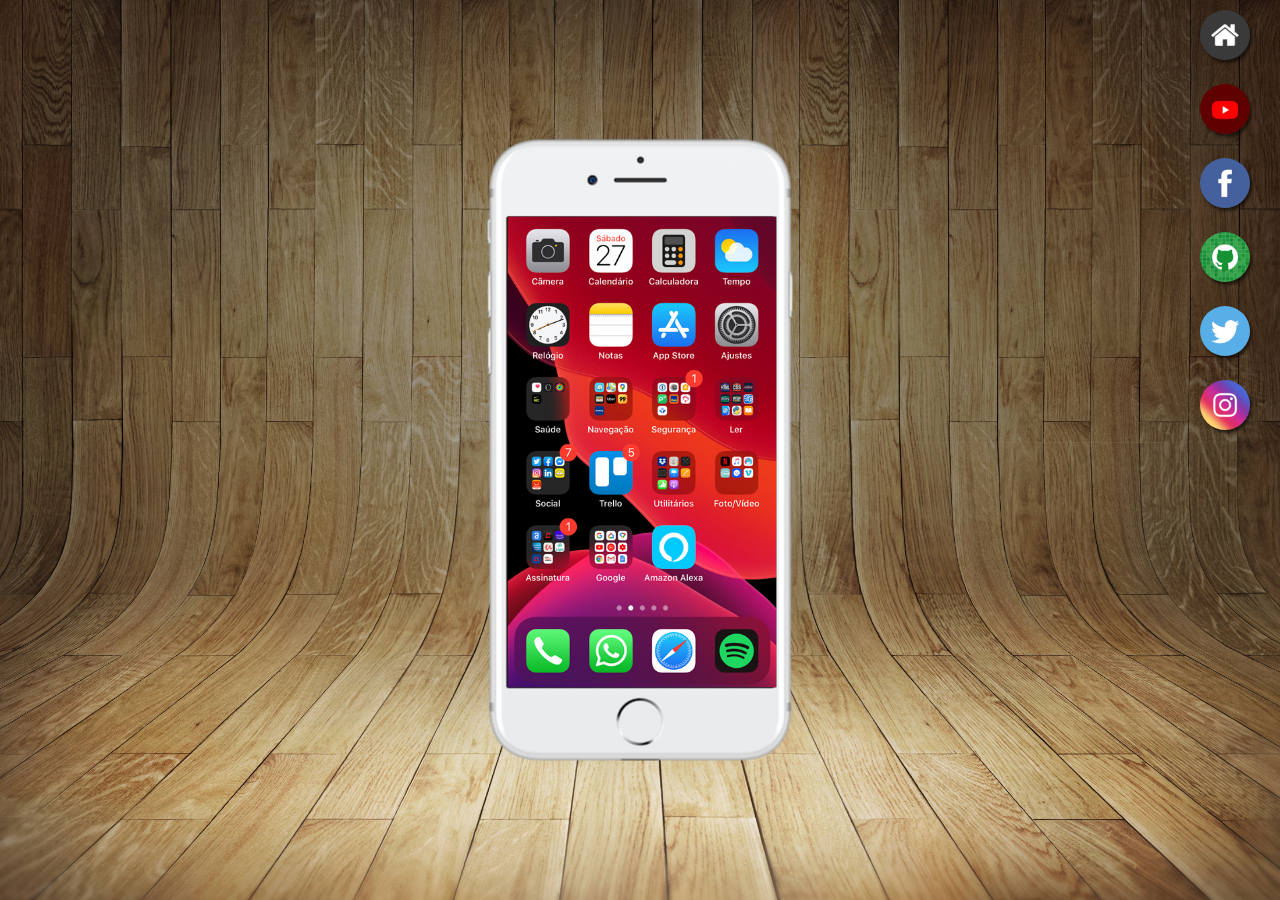
<file: index.html>
<!DOCTYPE html>
<html lang="en">
<head>
    <meta charset="UTF-8">
    <meta http-equiv="X-UA-Compatible" content="IE=edge">
    <meta name="viewport" content="width=device-width, initial-scale=1.0">
    <link rel="shortcut icon" href="favicon.ico" type="image/x-icon">
    <link rel="stylesheet" href="styles/styles.css">
    <title>Projeto Redes Sociais</title>


</head>
<body>
   <main>
        <section id="telefone">
            <iframe src="paginas/home.html" frameborder="0" name="tela" id="tela">

            </iframe>
        </section>

        <section id="redes-sociais">

            <a href="paginas/home.html" target="tela">
                <img src="imagens/logo-home.jpg" alt="Logo Home">  
            </a>

            
            
            <a href="paginas/youtube.html" target="tela">
                <img src="imagens/logo-youtube.jpg" alt="Logo do Youtube">
            </a>

            
            
            <a href="paginas/facebook.html" target="tela">
                <img src="imagens/logo-facebook.jpg" alt="Logo do facebook">
            </a>

            

            <a href="paginas/github.html" target="tela">
                <img src="imagens/logo-github.jpg" alt="Logo do facebook">
            </a>

            

            <a href="paginas/twitter.html" target="tela">
                <img src="imagens/logo-twitter.jpg" alt="Logo do facebook">
            </a>

            

            <a href="paginas/instagram.html" target="tela">
                <img src="imagens/logo-instagram.jpg" alt="Logo do facebook">
            </a>

            




        </section>
   </main>
</body>
</html>
</file>
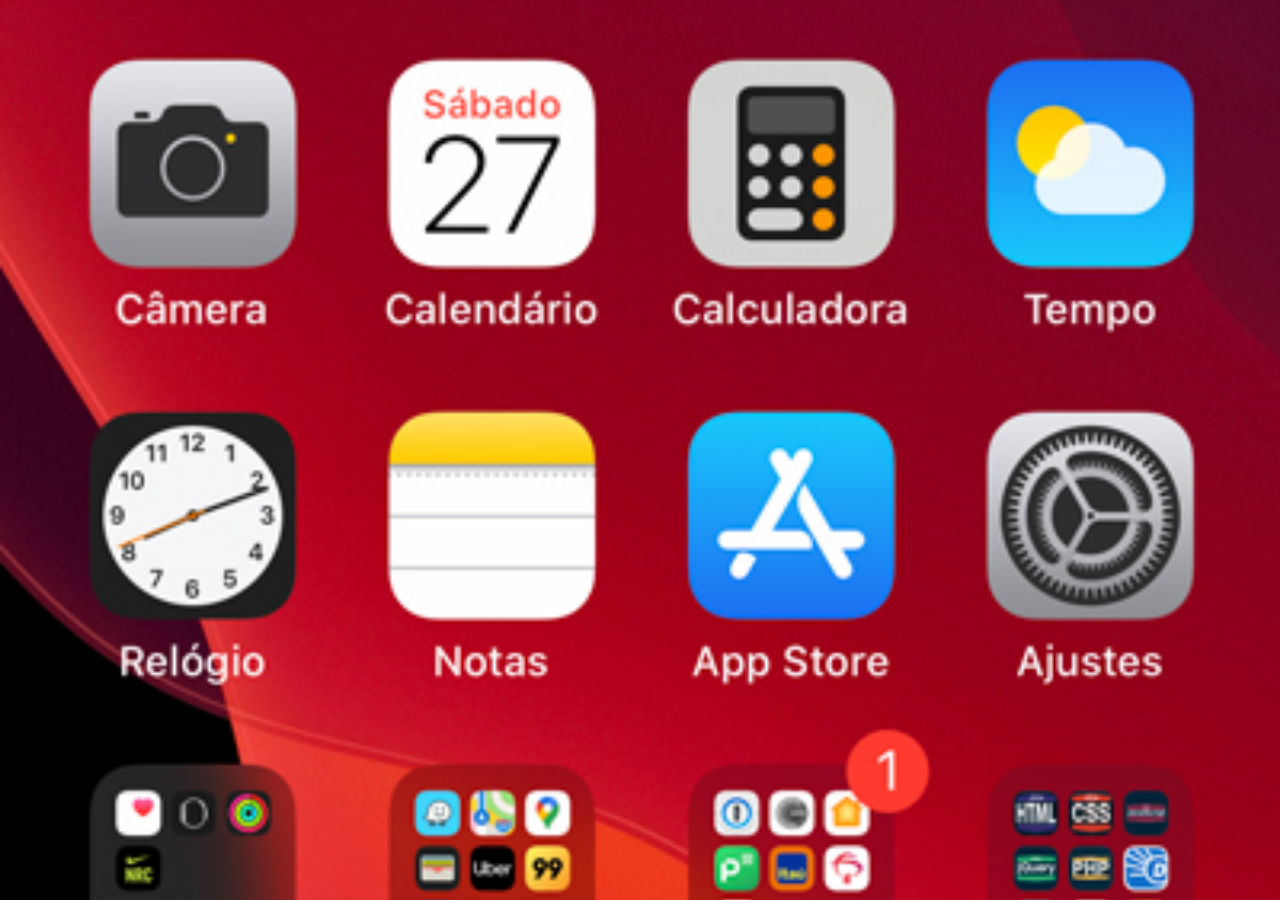
<file: home.html>
<!DOCTYPE html>
<html lang="en">
<head>
    <meta charset="UTF-8">
    <meta http-equiv="X-UA-Compatible" content="IE=edge">
    <meta name="viewport" content="width=device-width, initial-scale=1.0">
    <title>Home</title>
    <style>
        *{
            margin: 0;
            padding: 0;
        }

        body {
            width: 100vw;
            height: 100vh;
            background: black url("imagens/tela-home.jpg") no-repeat top center;
            background-size: cover;
        }
    </style>
</head>
<body>
    
</body>
</html>
</file>
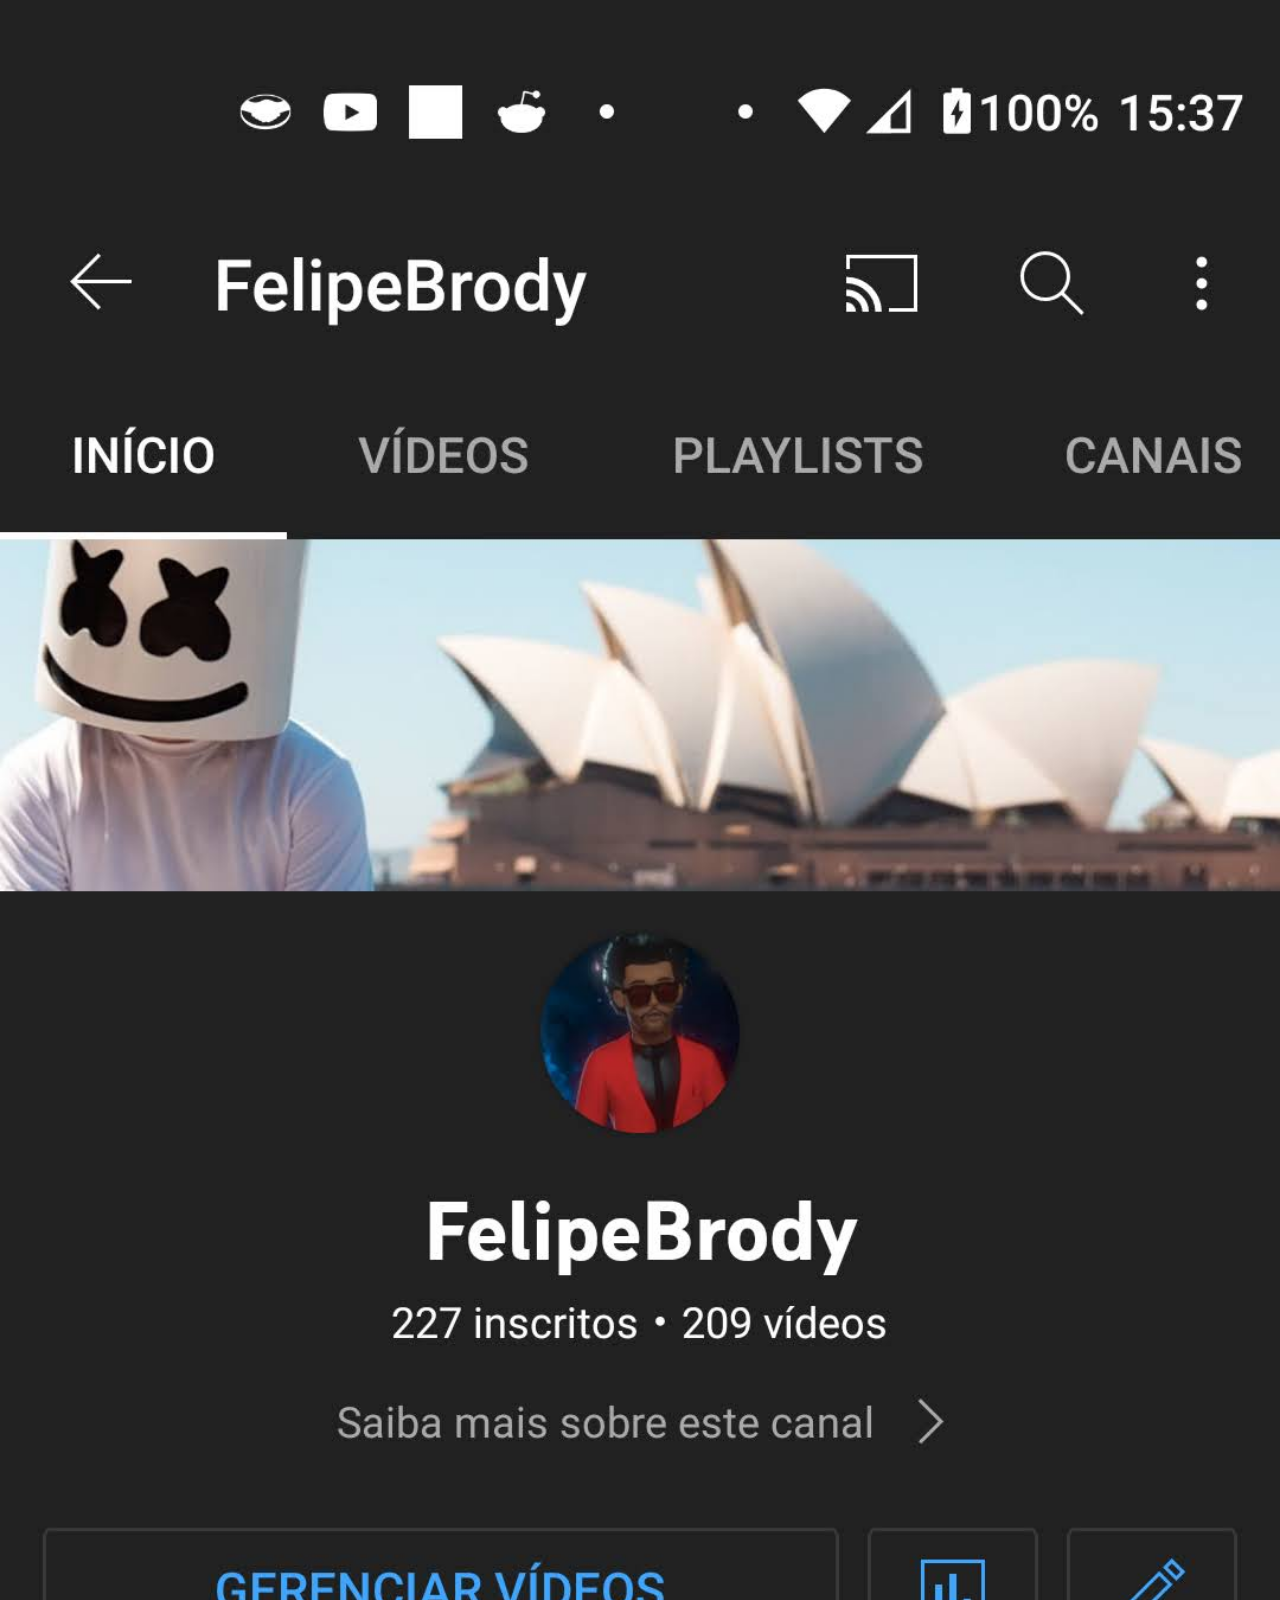
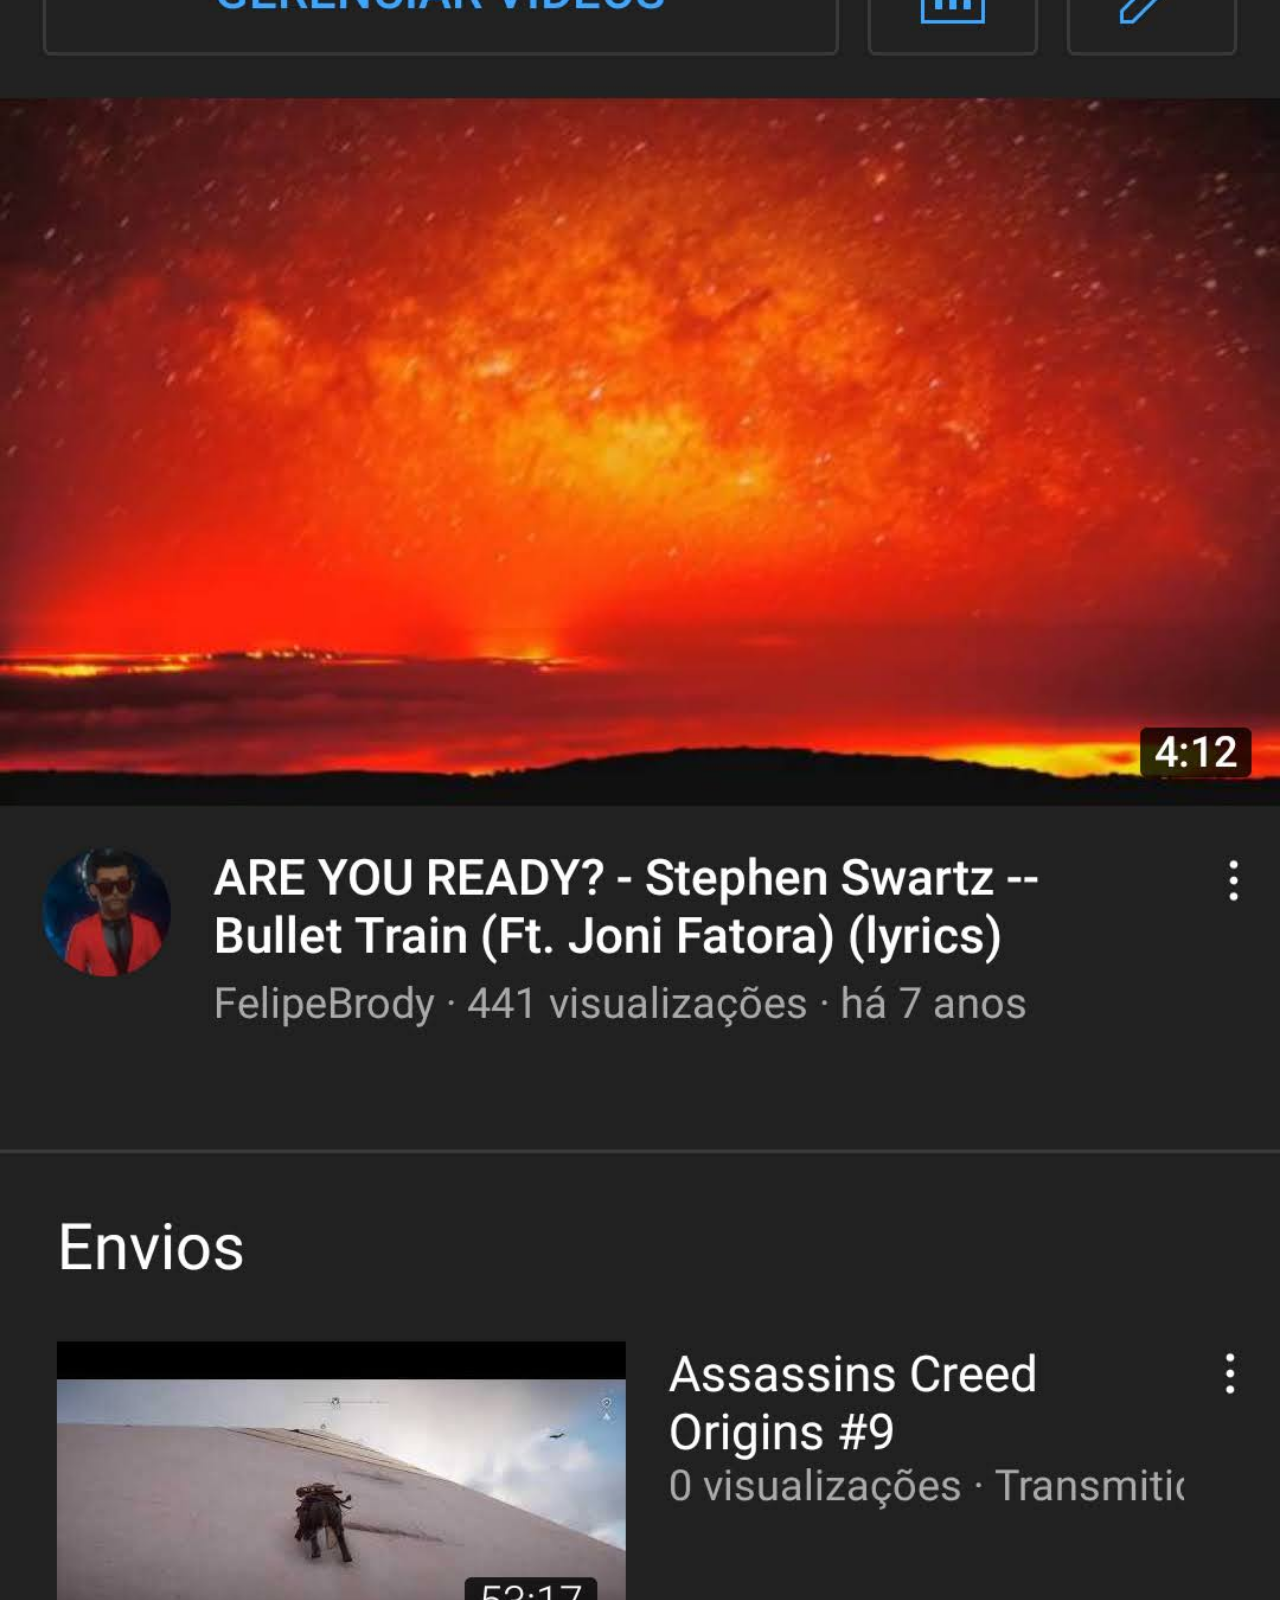
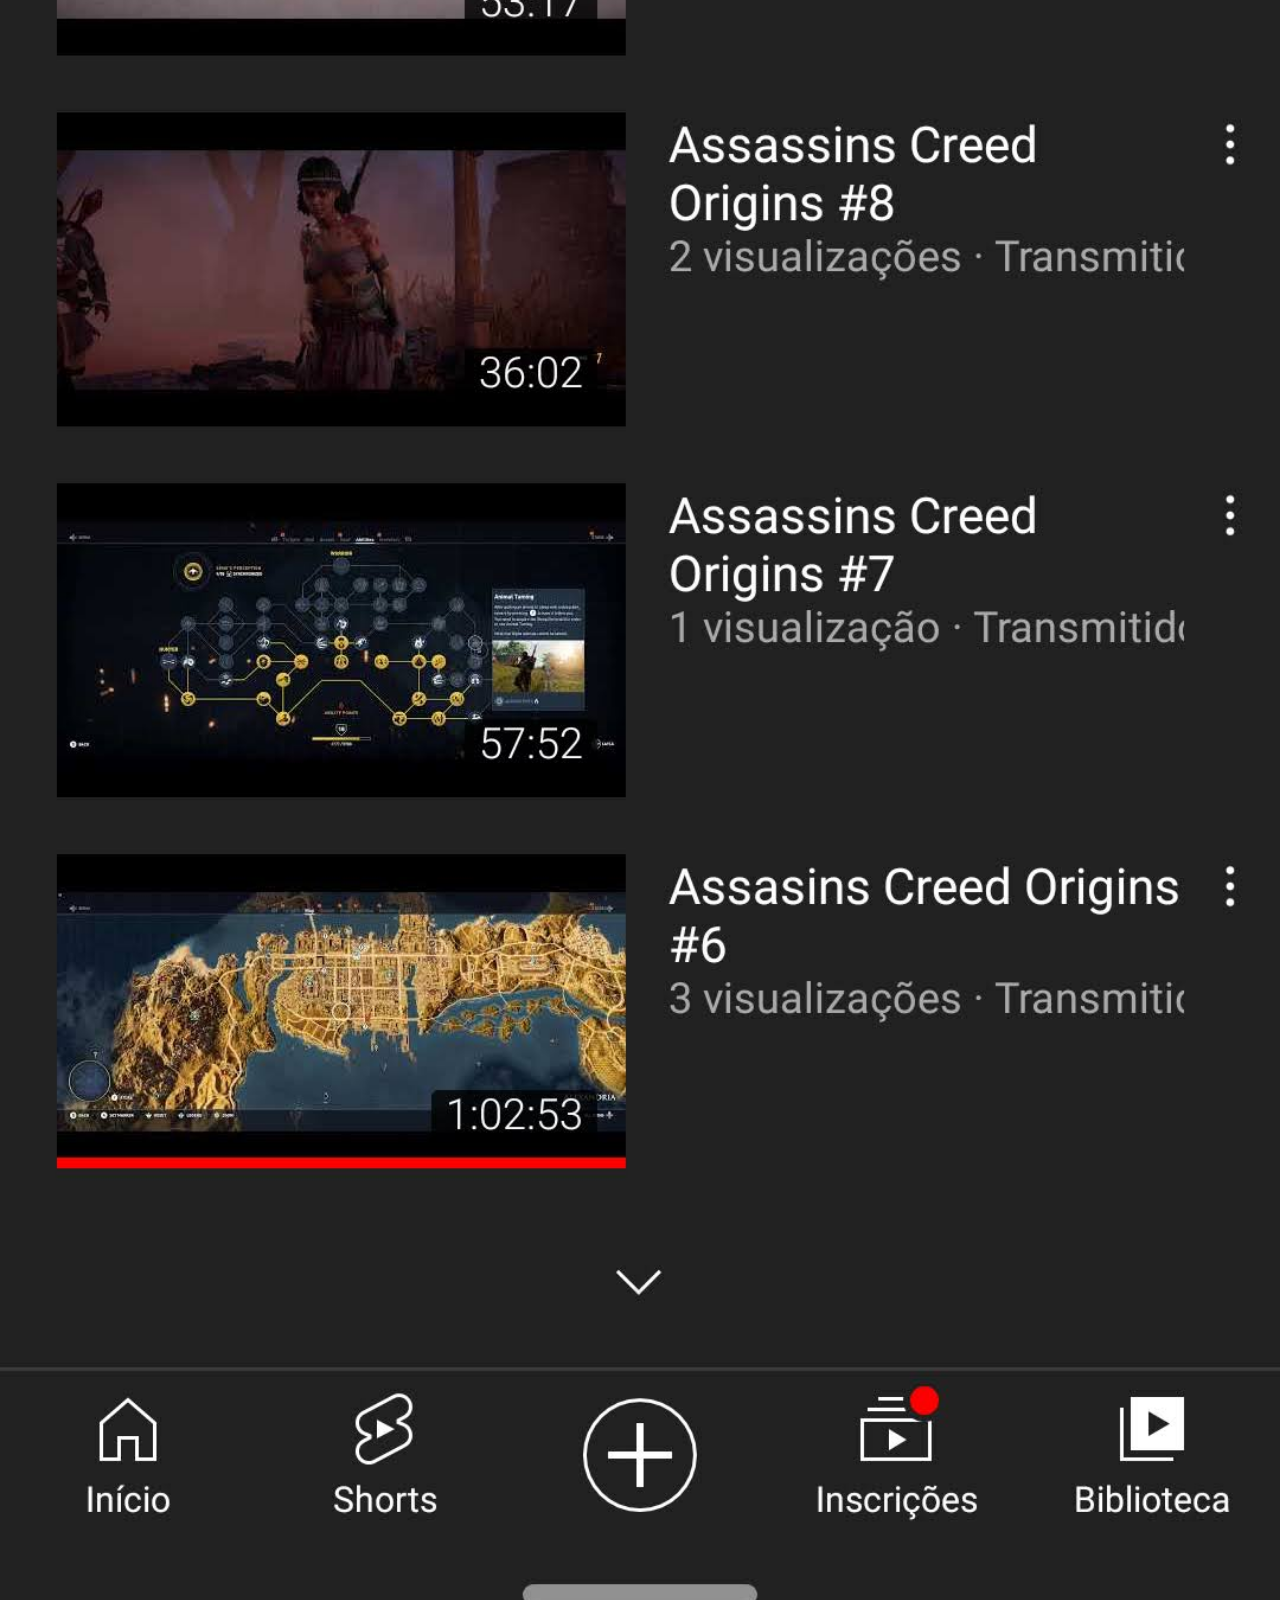
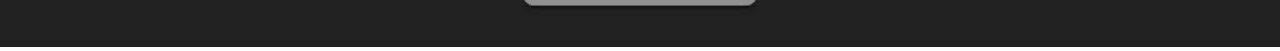
<file: youtube.html>
<!DOCTYPE html>
<html lang="en">
<head>
    <meta charset="UTF-8">
    <meta http-equiv="X-UA-Compatible" content="IE=edge">
    <meta name="viewport" content="width=device-width, initial-scale=1.0">
    <title>Document</title>
    <style>
        *{
            margin: 0;
            padding: 0;
        }

        img {
            width: 100vw;
        }
    </style>
</head>
<body>
    <img src="imagens/tela-youtube-me.jpg" alt="">
</body>
</html>
</file>
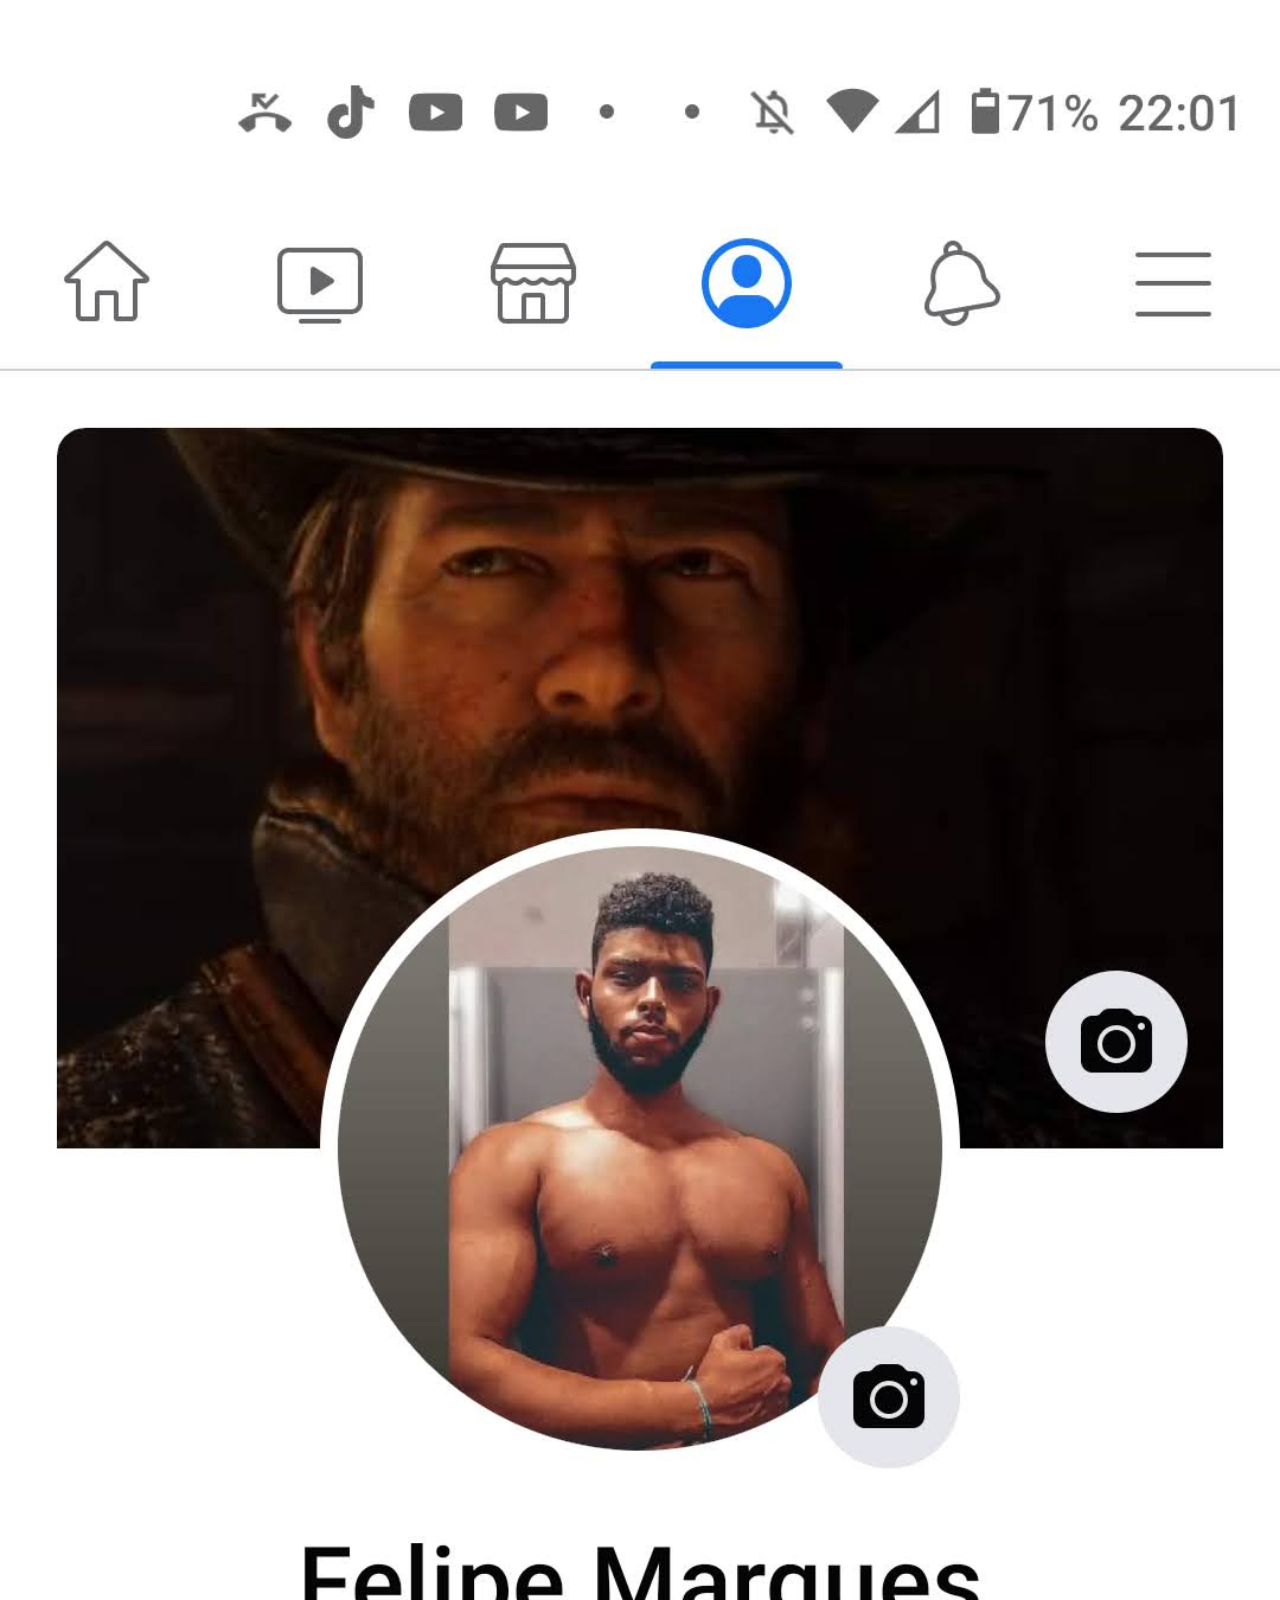
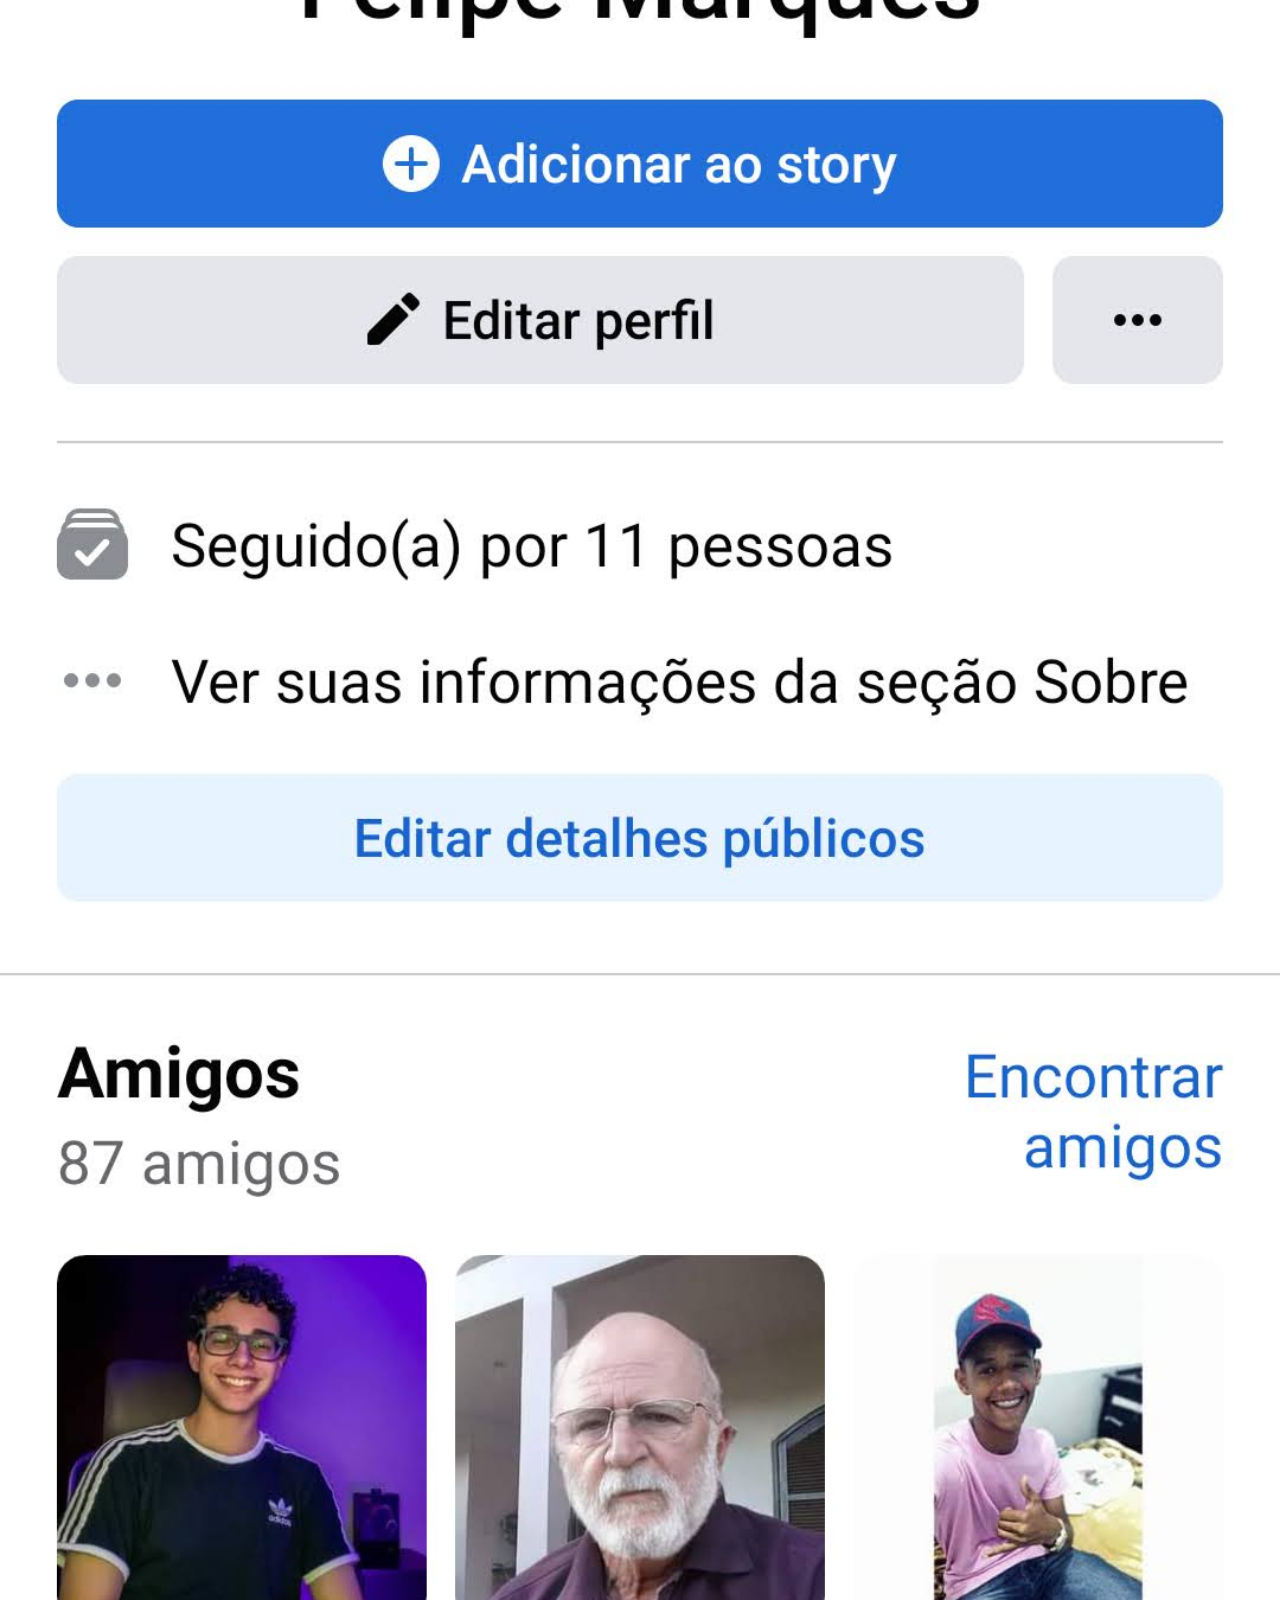
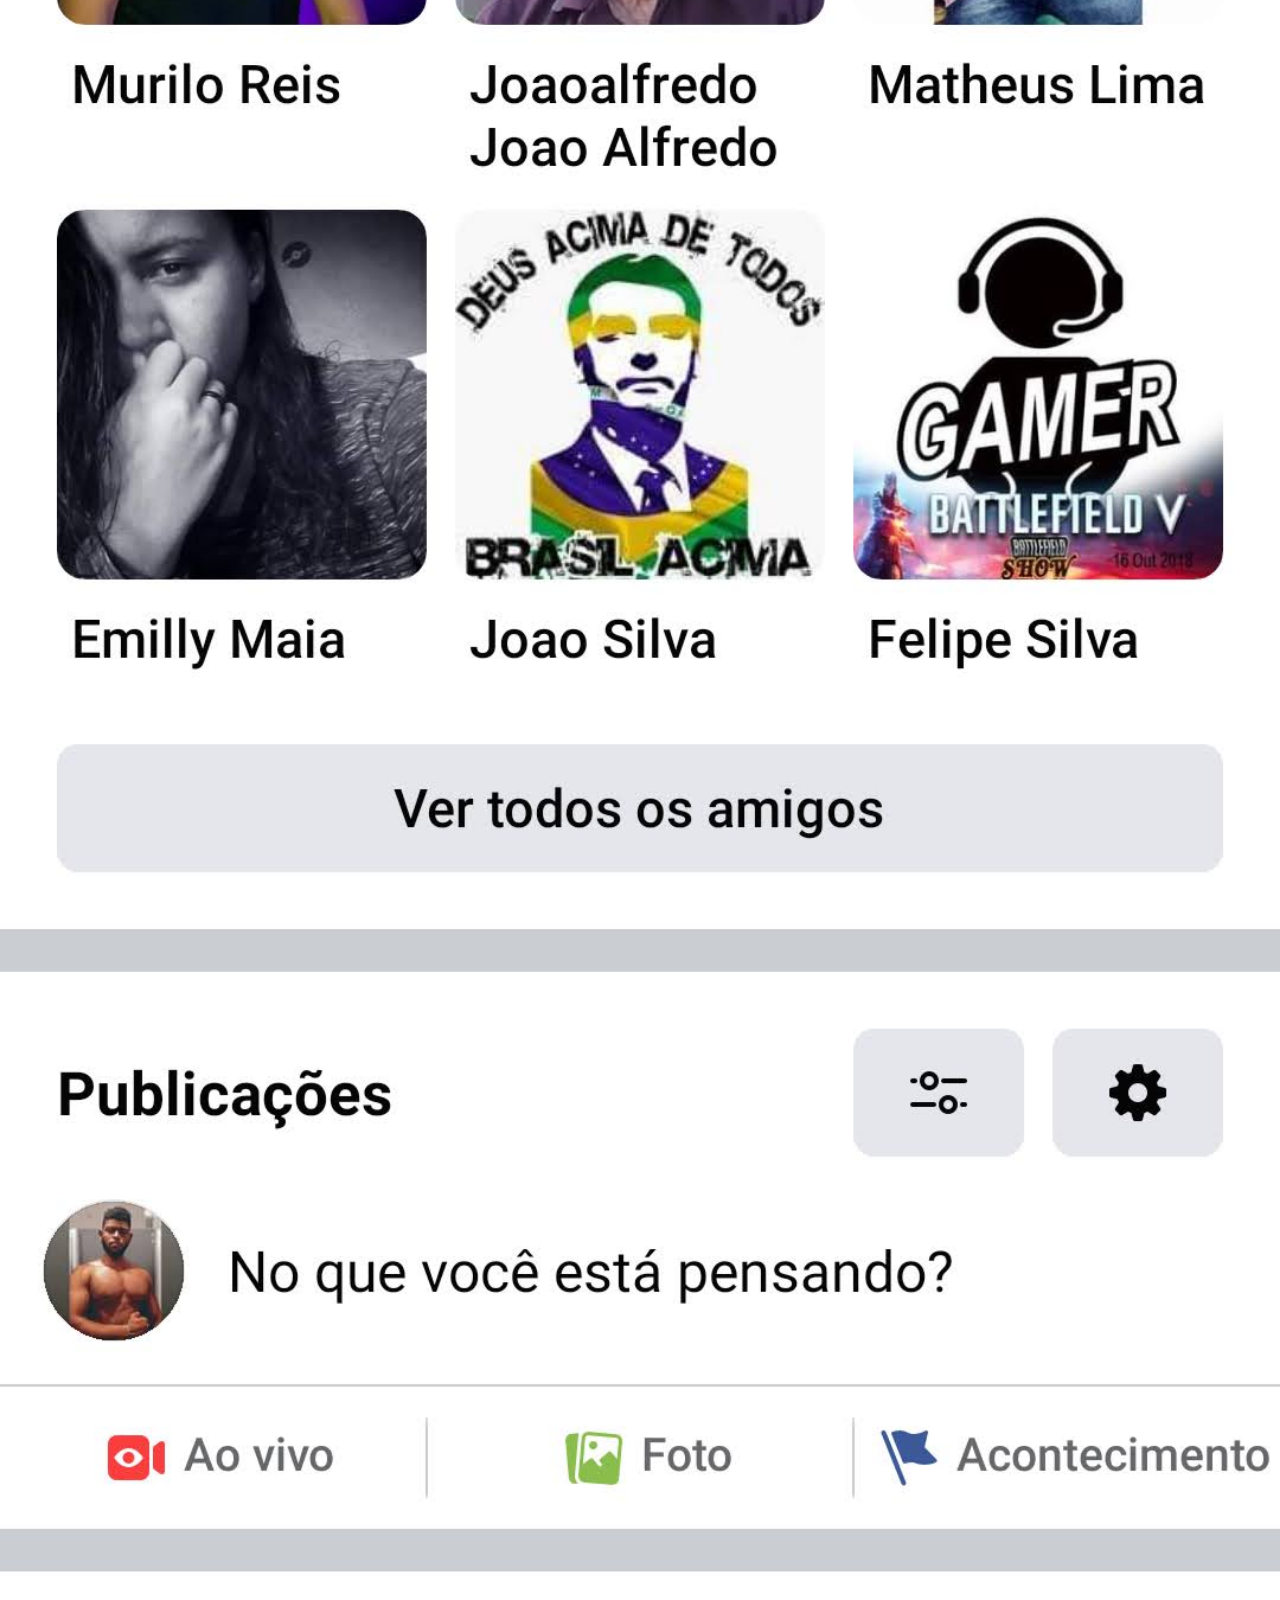
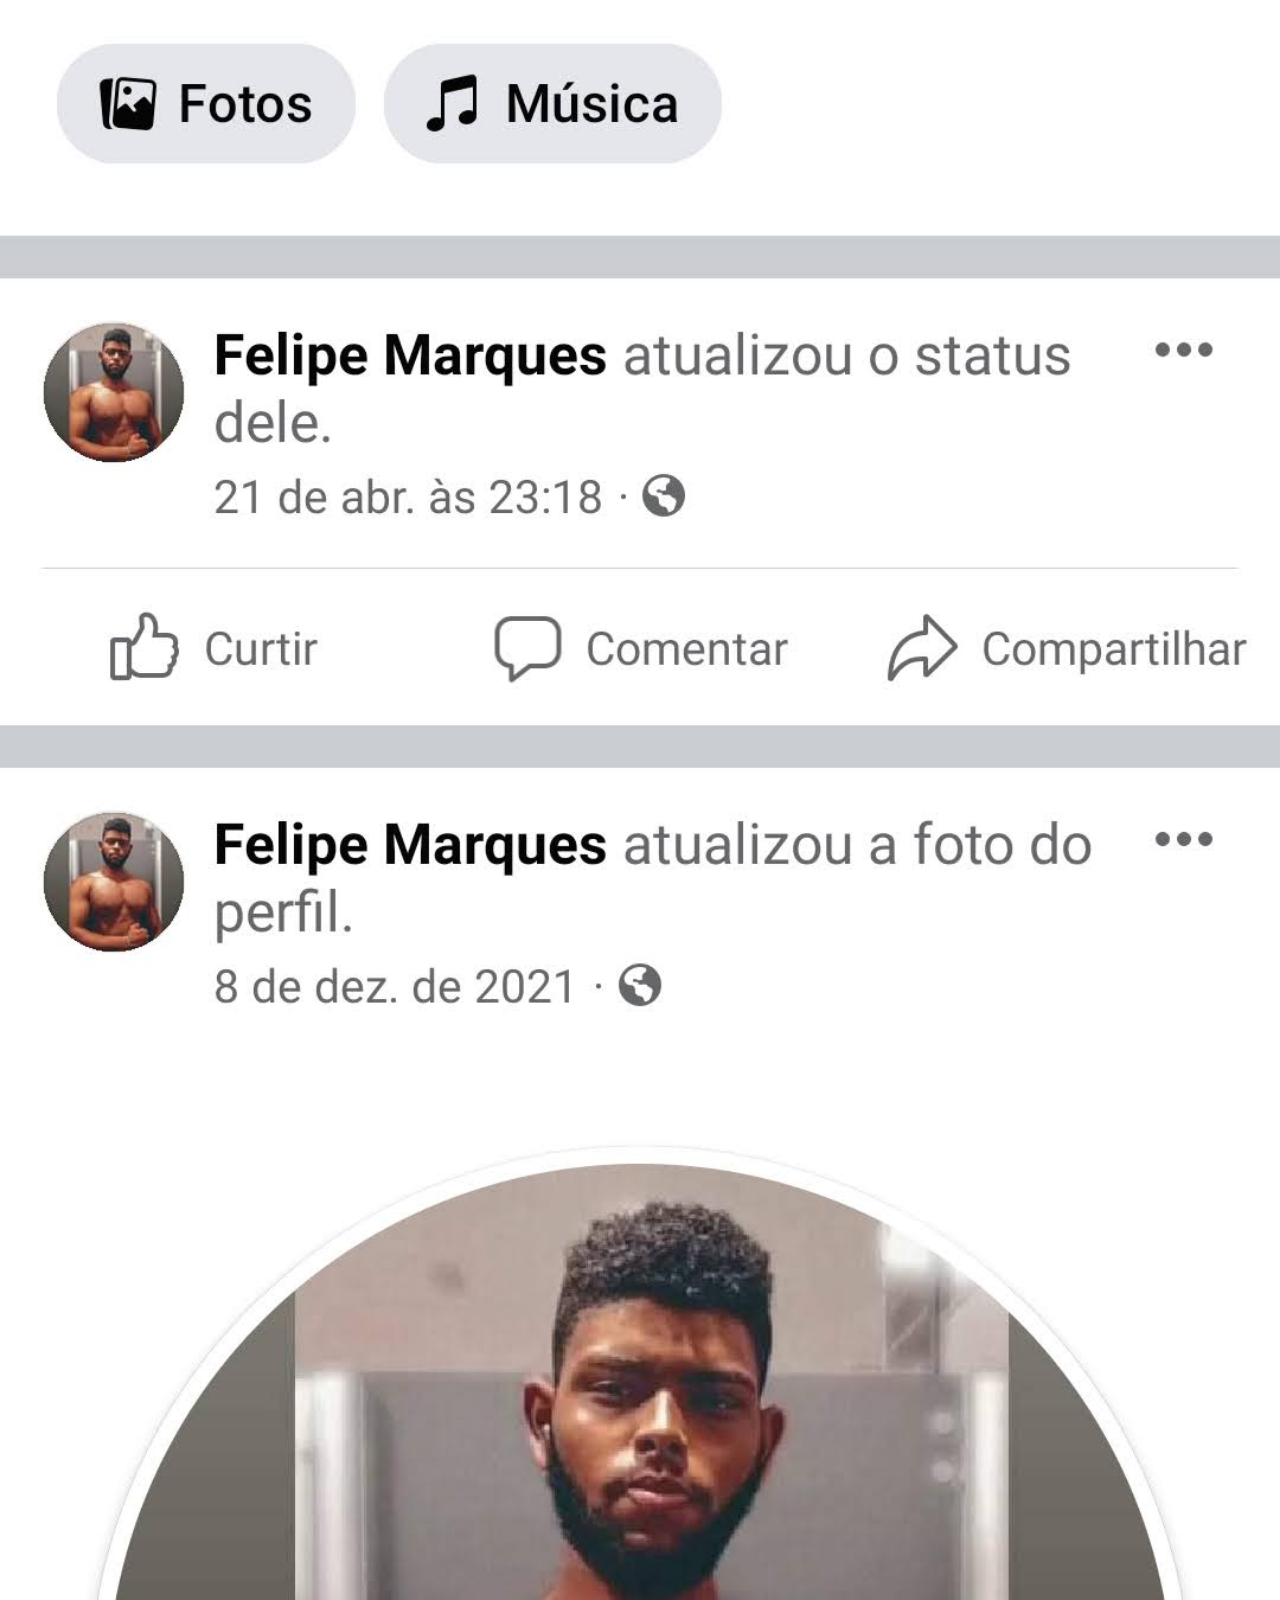
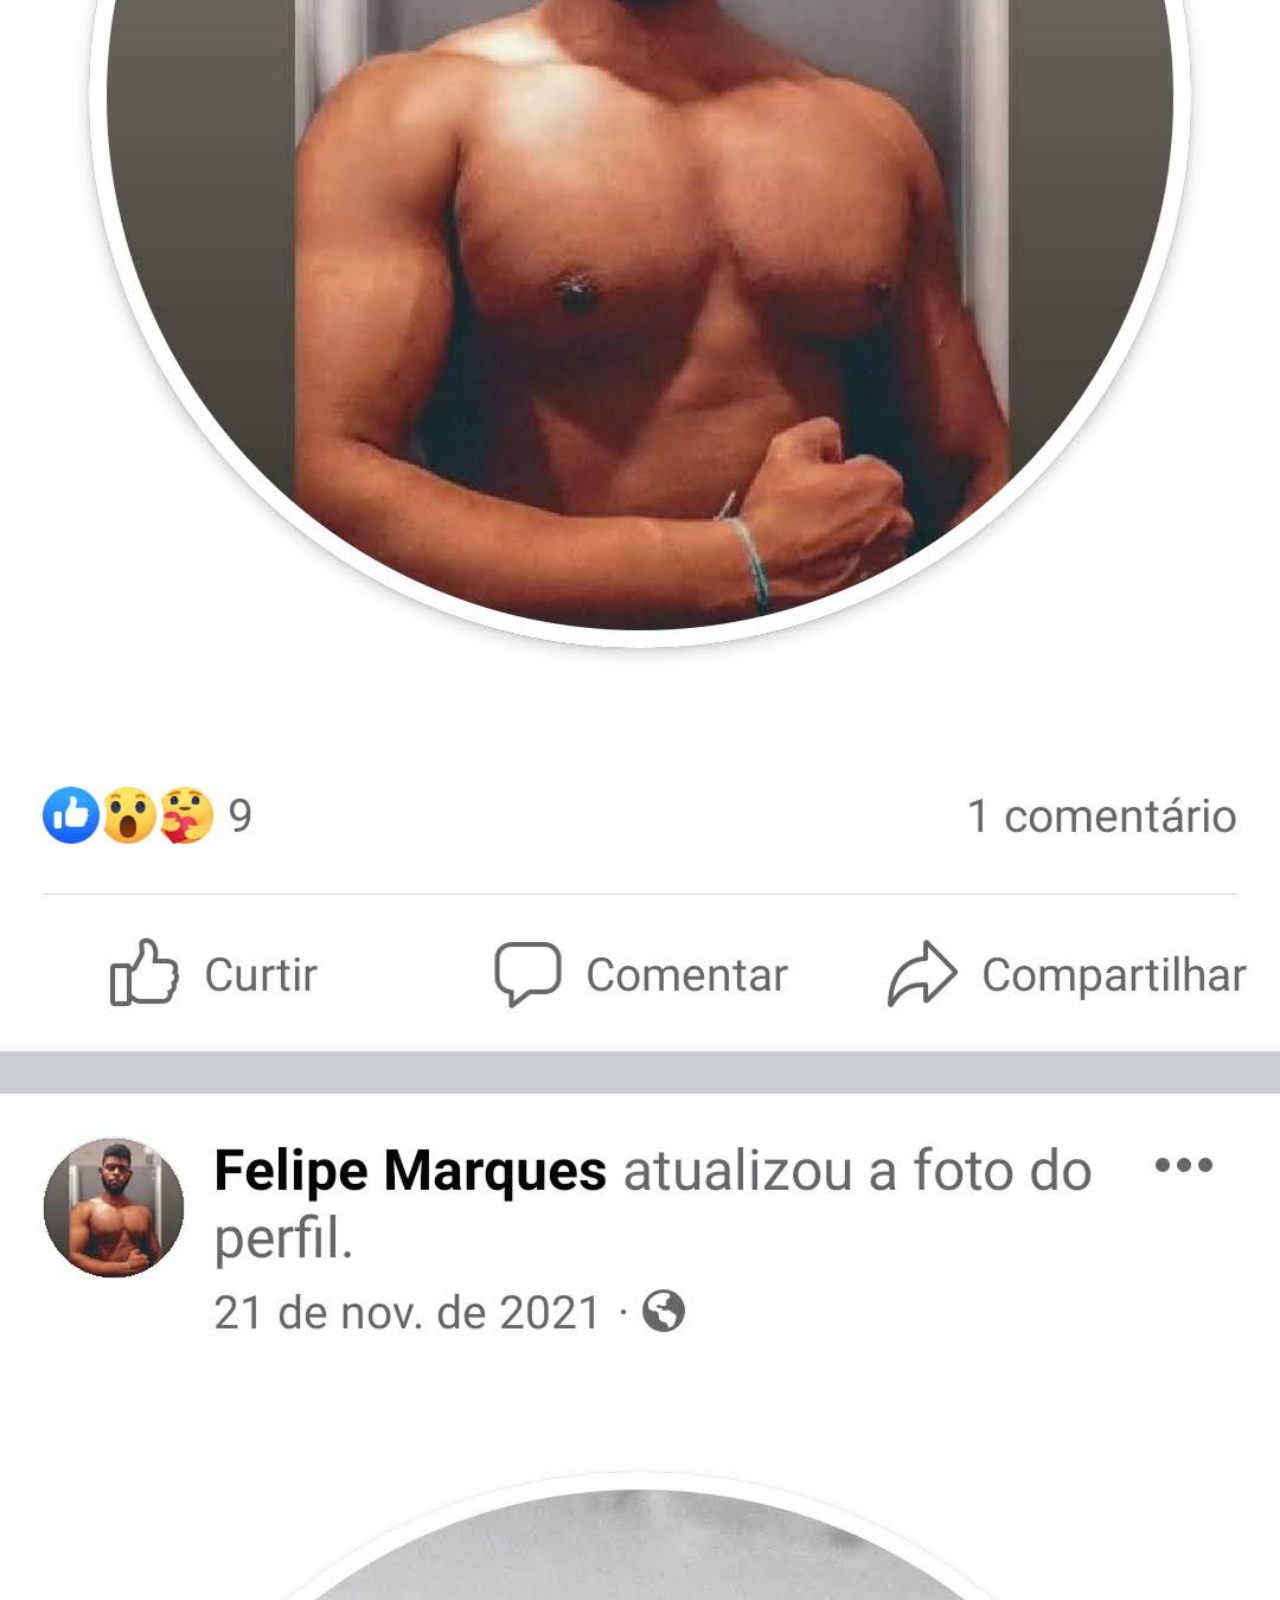
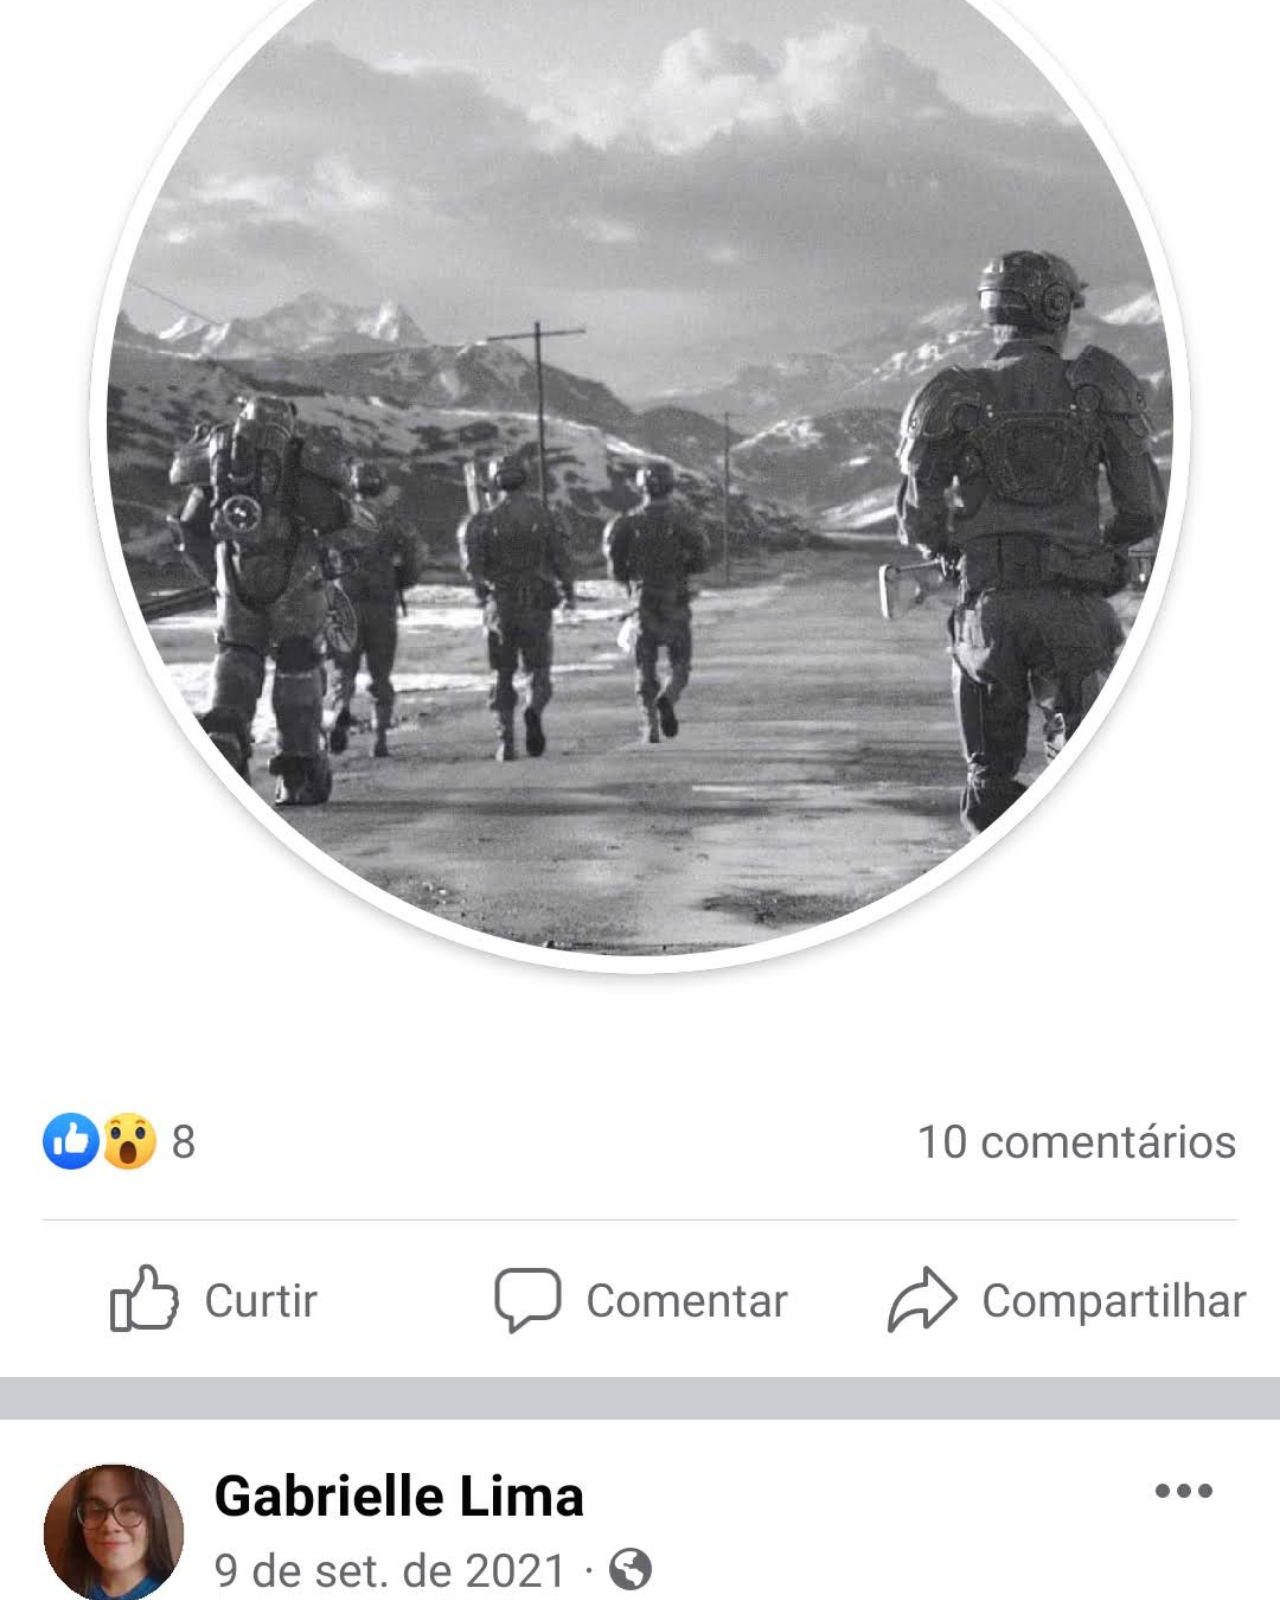
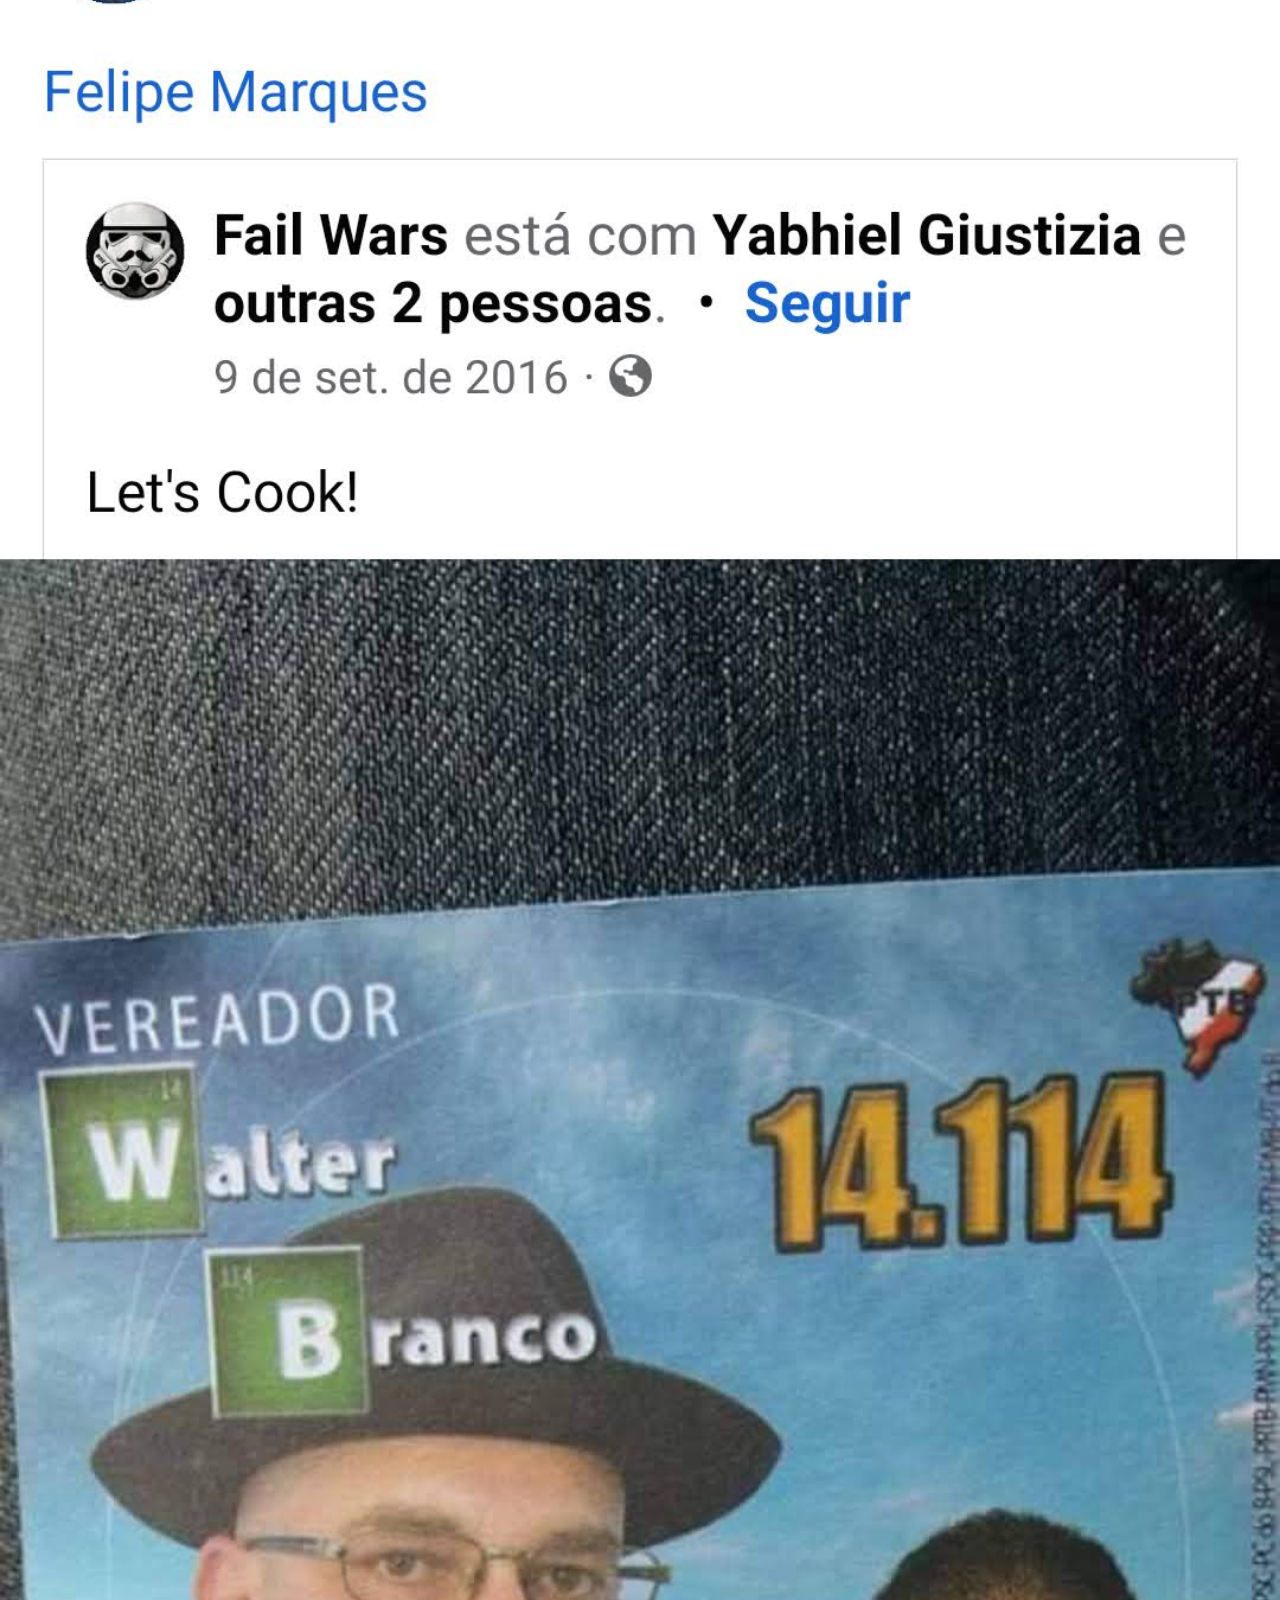
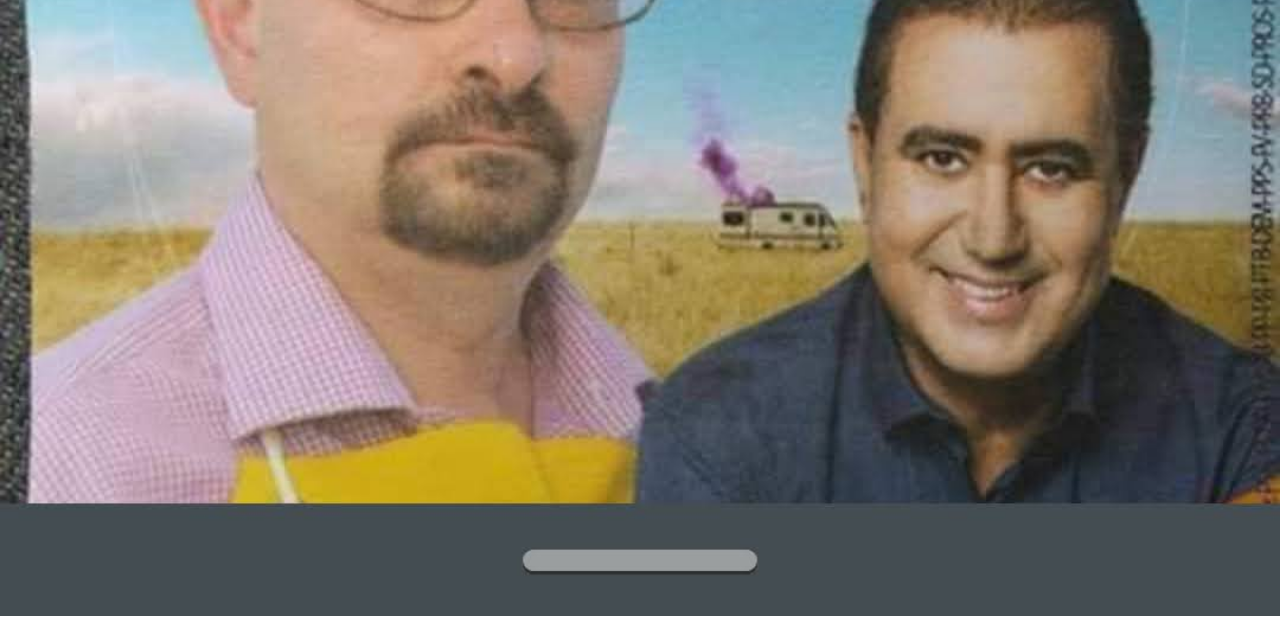
<file: paginas/facebook.html>
<!DOCTYPE html>
<html lang="en">
<head>
    <meta charset="UTF-8">
    <meta http-equiv="X-UA-Compatible" content="IE=edge">
    <meta name="viewport" content="width=device-width, initial-scale=1.0">
    <title>Document</title>
    <style>
        *{
            margin: 0;
            padding: 0;
        }

        ::-webkit-scrollbar {
            width: 0px;
            height: 0px;
        }

        img {
            width: 100vw;
        }
    </style>
</head>
<body>
    <a href="https://web.facebook.com/Felipejklx1" target="_blank"><img src="../imagens/tela-facebook-me.jpg" alt=""></a>
</body>
</html>
</file>
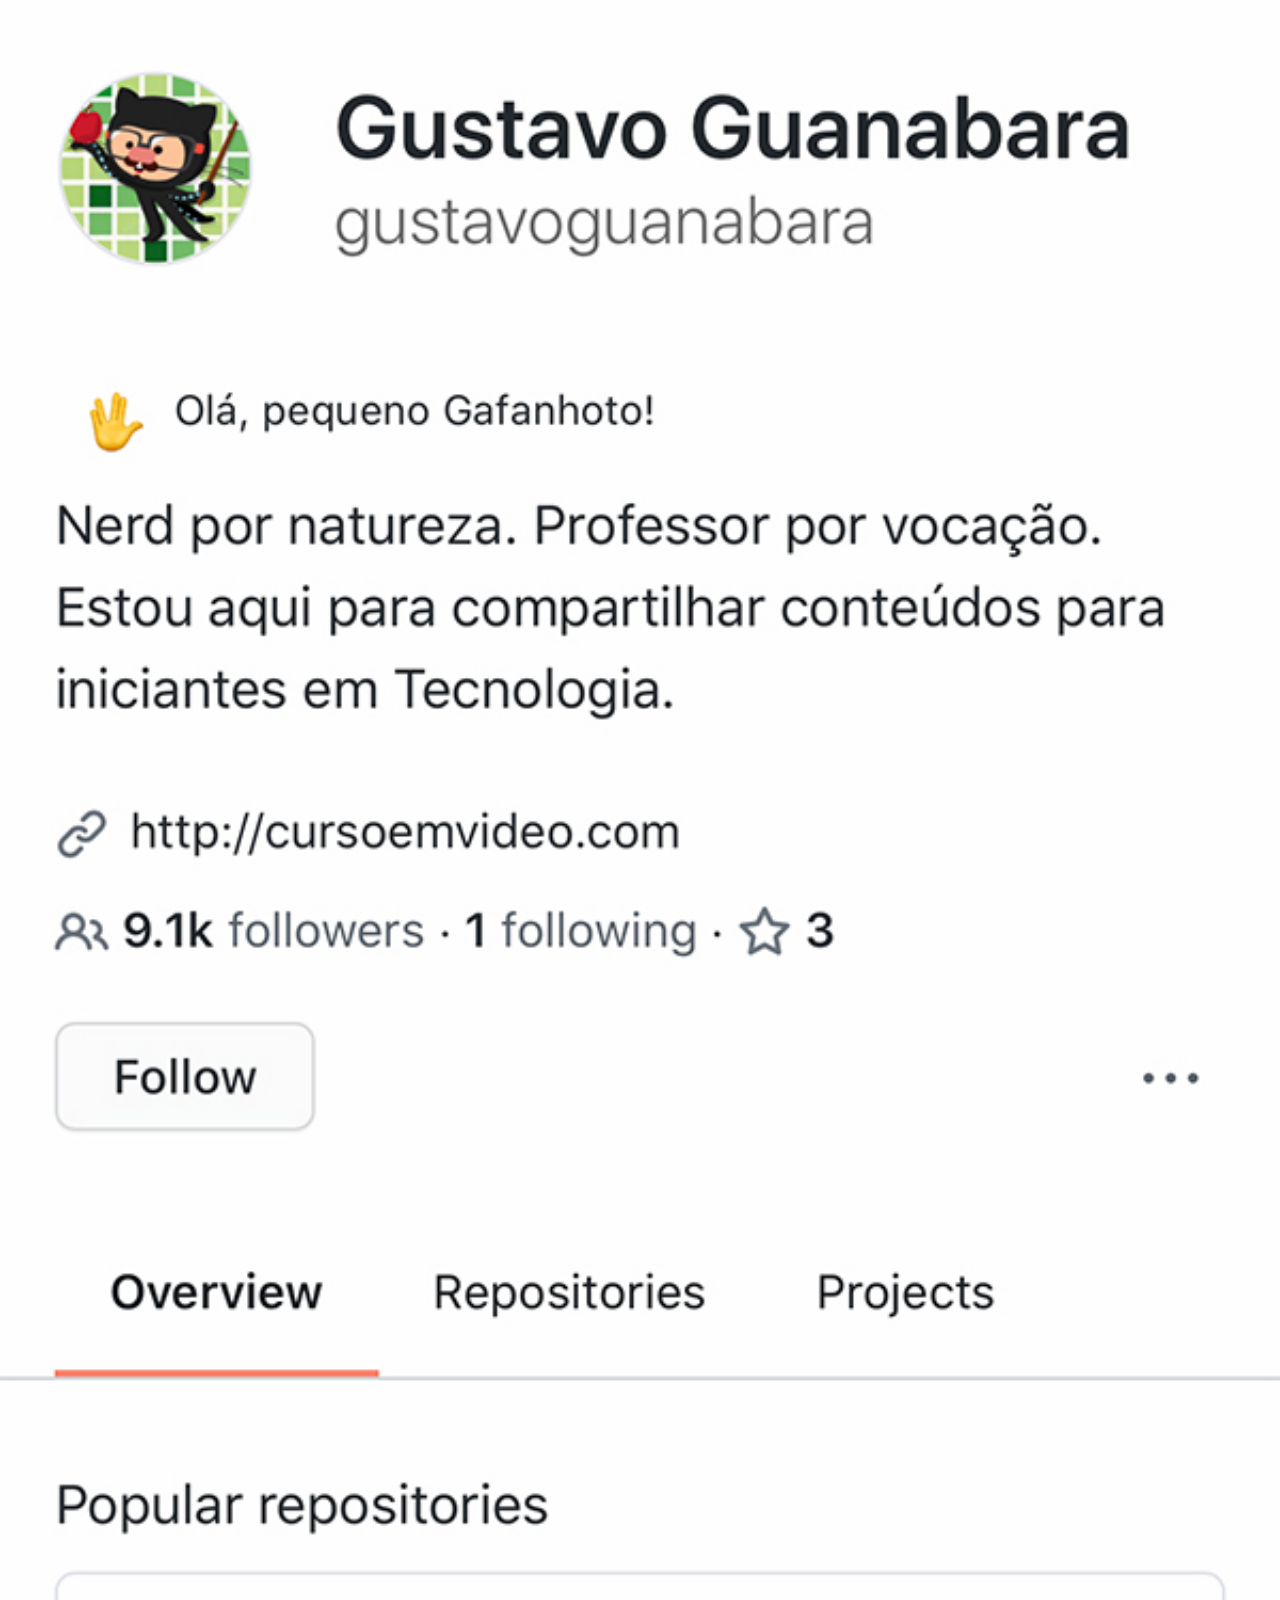
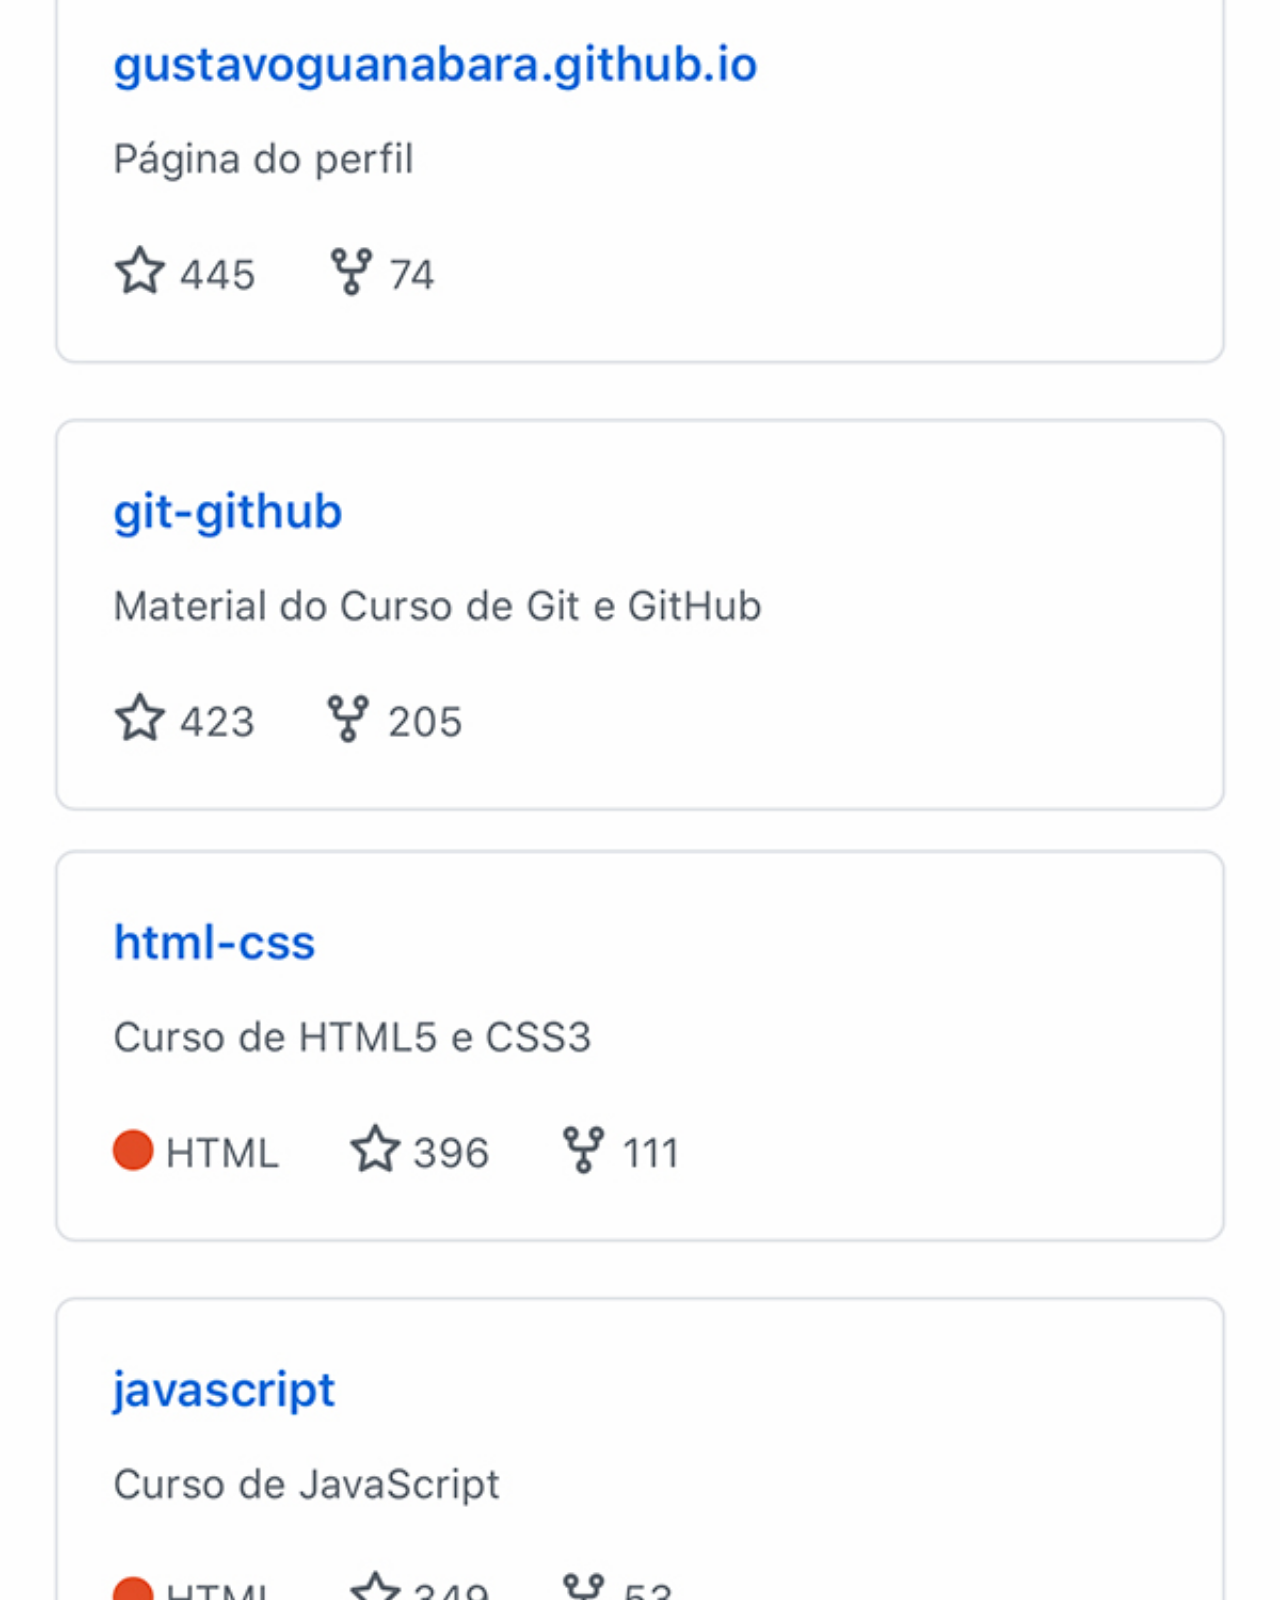
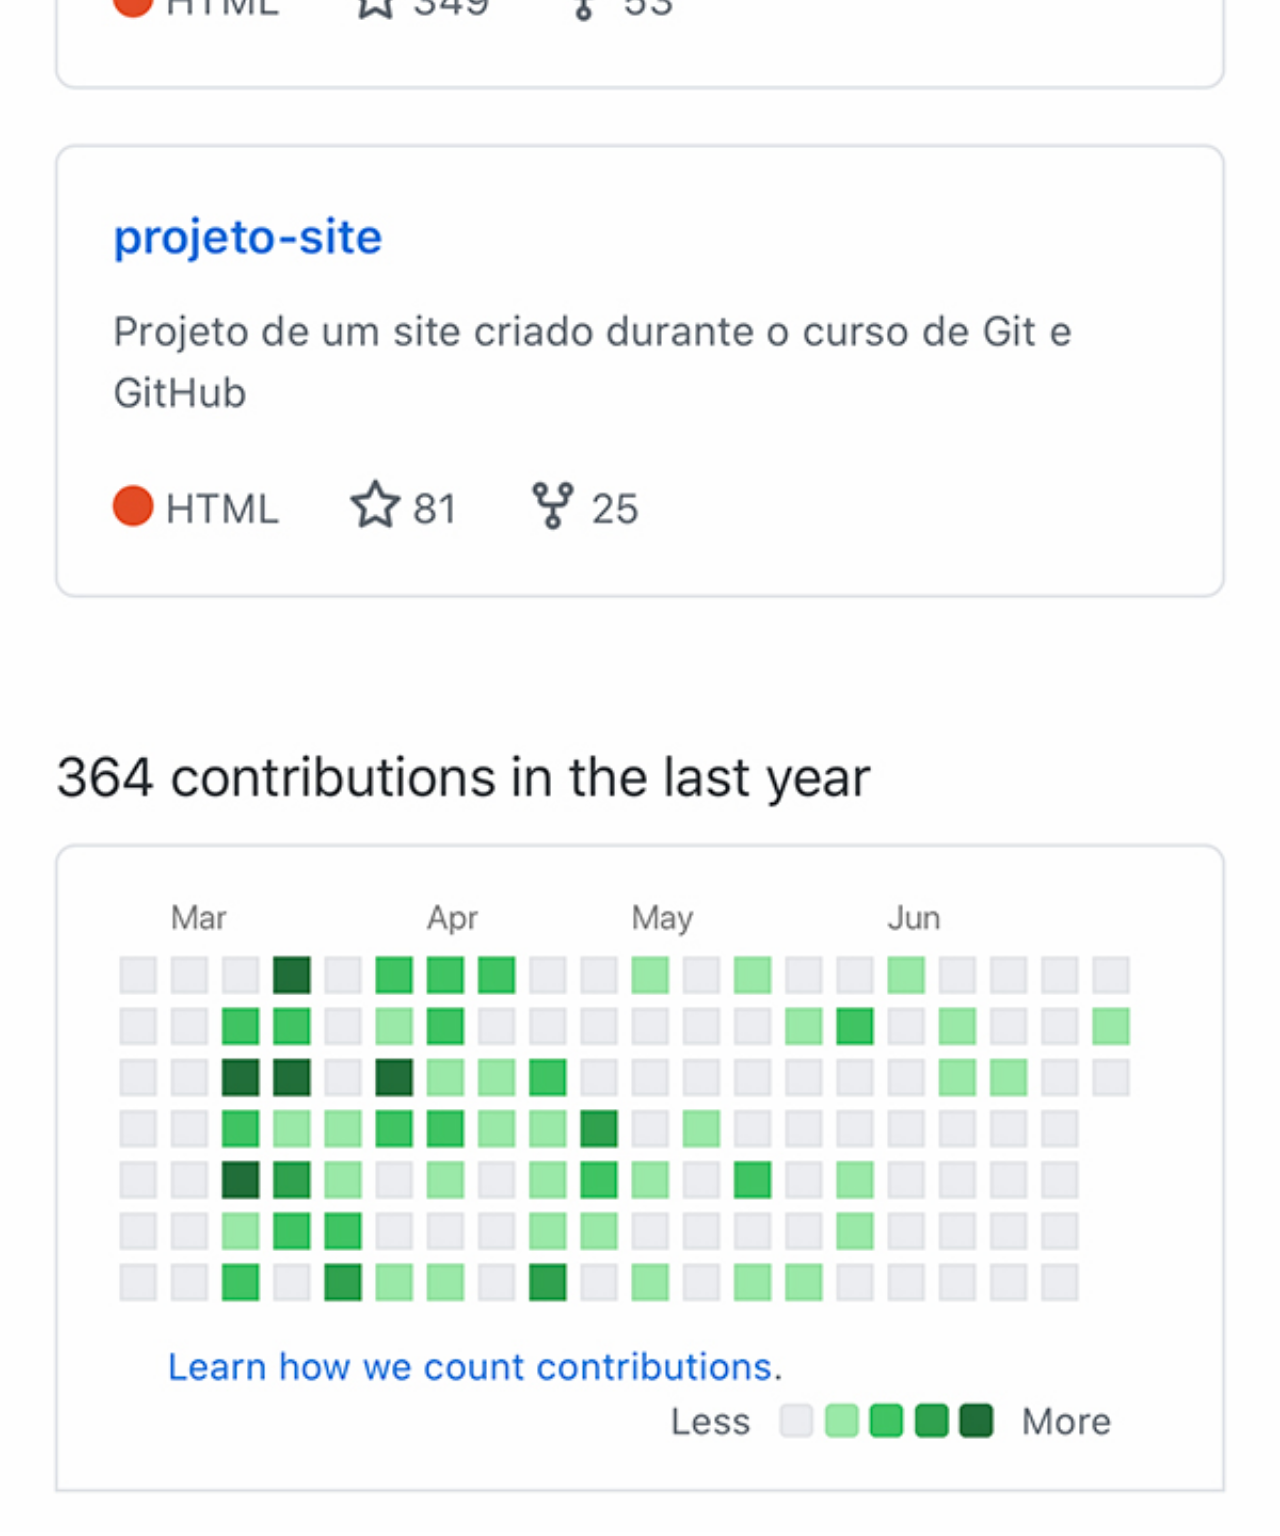
<file: paginas/github.html>
<!DOCTYPE html>
<html lang="en">
<head>
    <meta charset="UTF-8">
    <meta http-equiv="X-UA-Compatible" content="IE=edge">
    <meta name="viewport" content="width=device-width, initial-scale=1.0">
    <title>Document</title>
    <style>
        *{
            margin: 0;
            padding: 0;
        }

        ::-webkit-scrollbar {
            width: 0px;
            height: 0px;
        }

        img {
            width: 100vw;
        }
    </style>
</head>
<body>
    <a href="https://github.com/felipemarqs" target="_blank"><img src="../imagens/tela-github.jpg" alt=""></a>
</body>
</html>
</file>
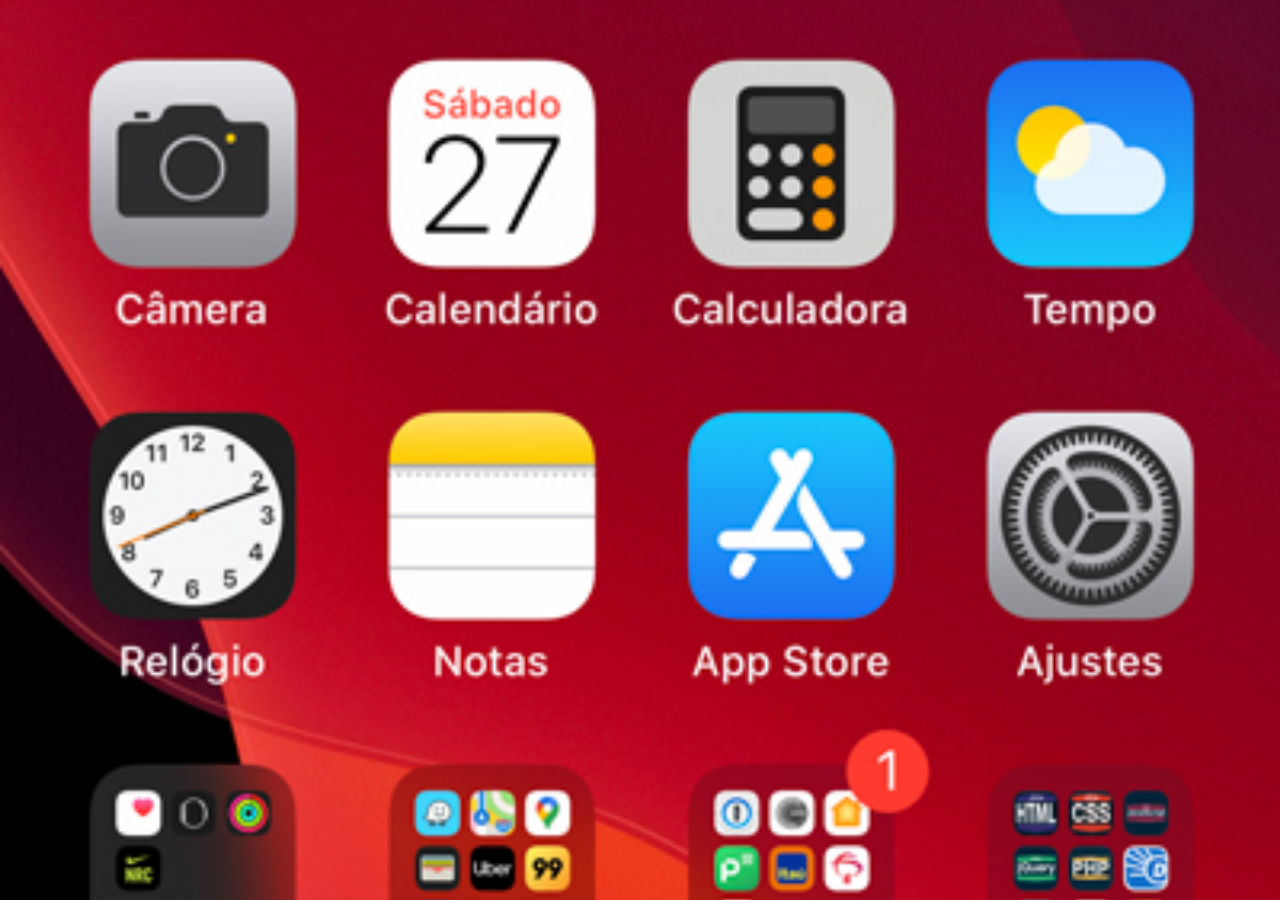
<file: paginas/home.html>
<!DOCTYPE html>
<html lang="en">
<head>
    <meta charset="UTF-8">
    <meta http-equiv="X-UA-Compatible" content="IE=edge">
    <meta name="viewport" content="width=device-width, initial-scale=1.0">
    <title>Home</title>
    <style>
        *{
            margin: 0;
            padding: 0;
        }

        body {
            width: 100vw;
            height: 100vh;
            background: black url("../imagens/tela-home.jpg") no-repeat top center;
            background-size: cover;
        }
    </style>
</head>
<body>
    
</body>
</html>
</file>
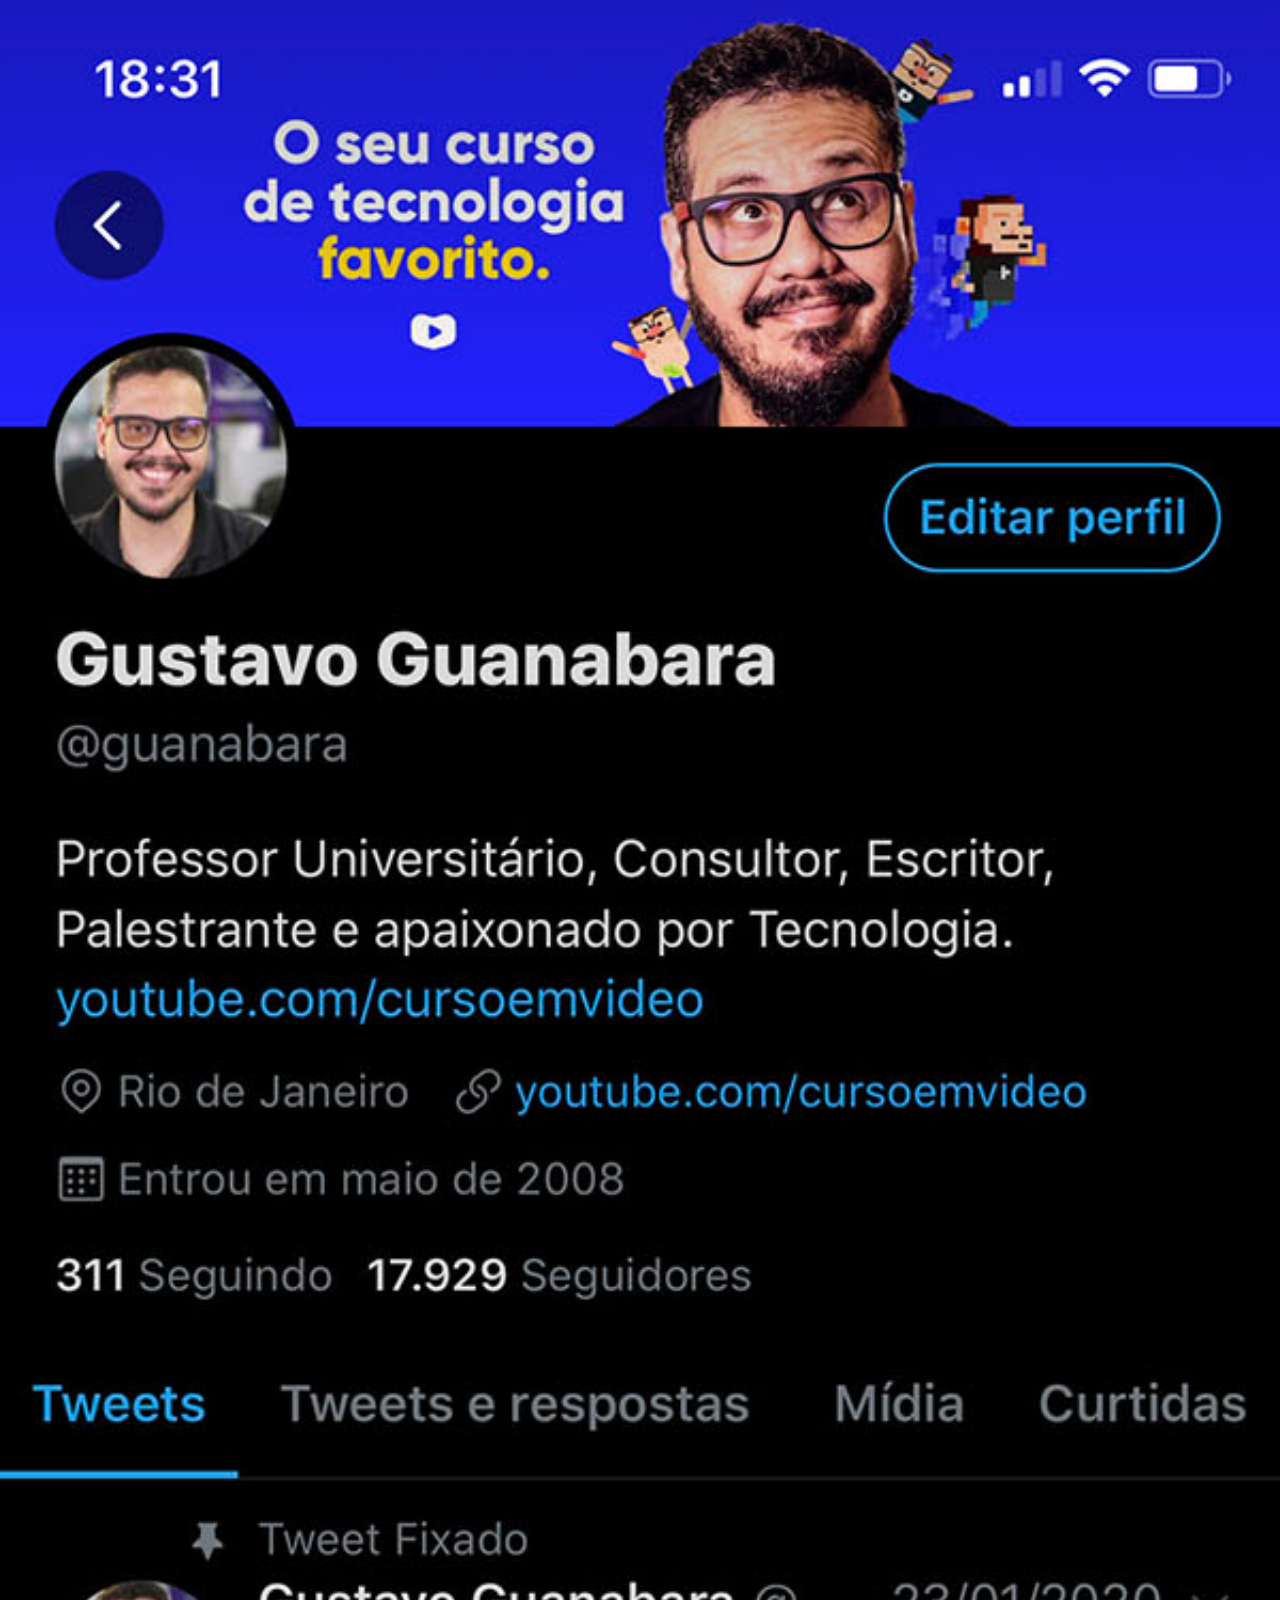
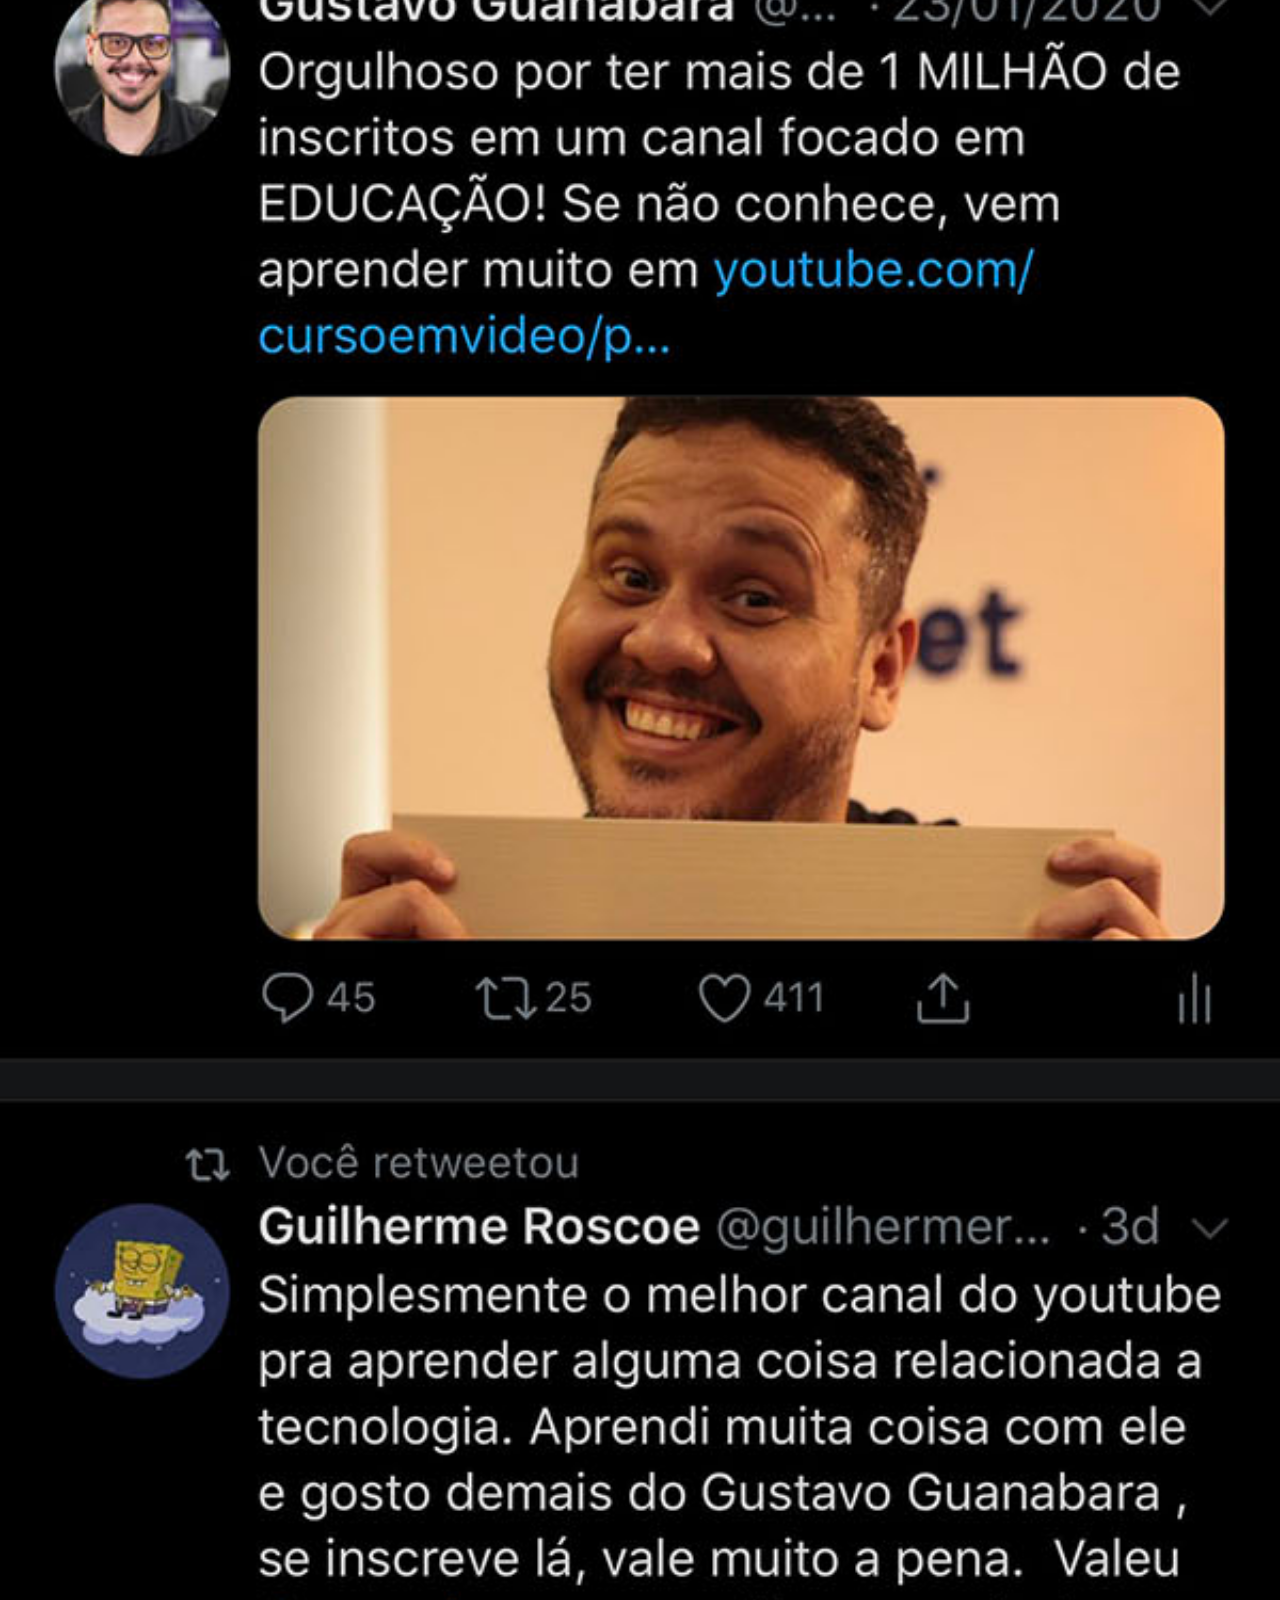
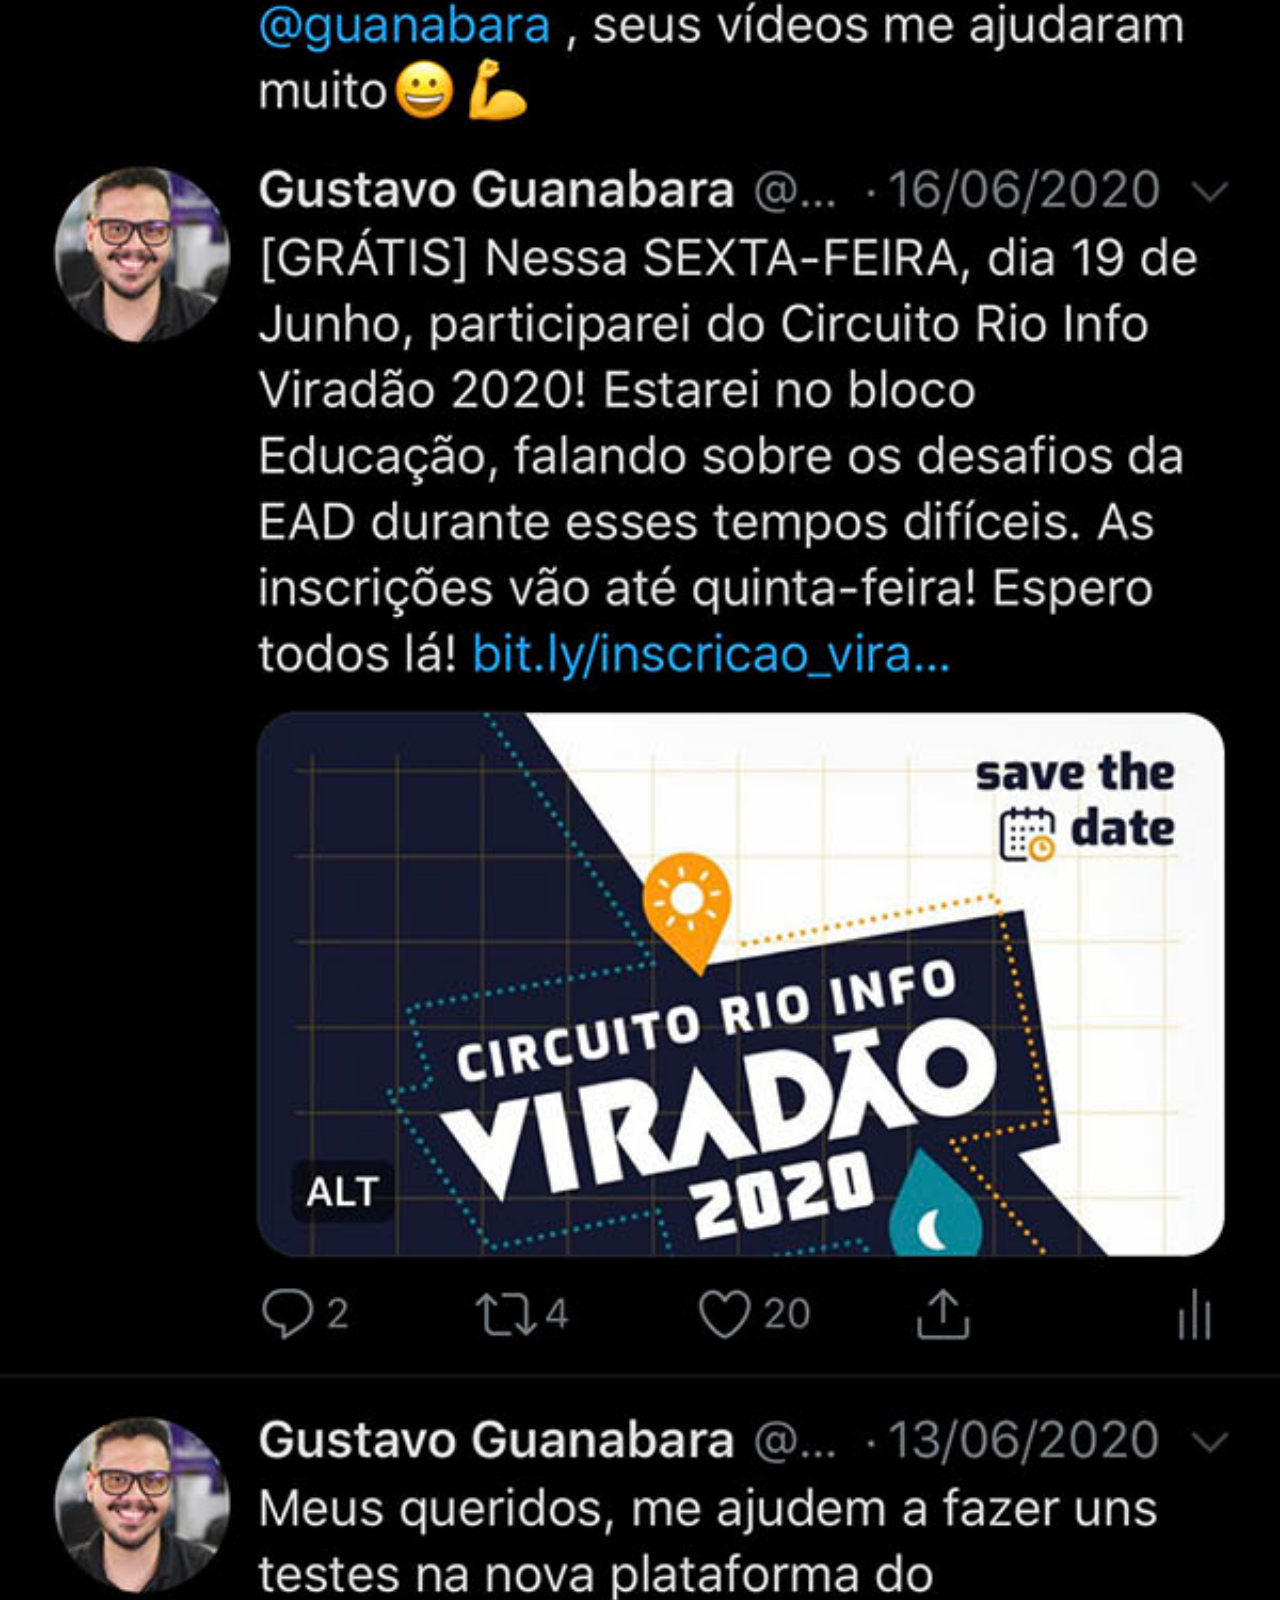
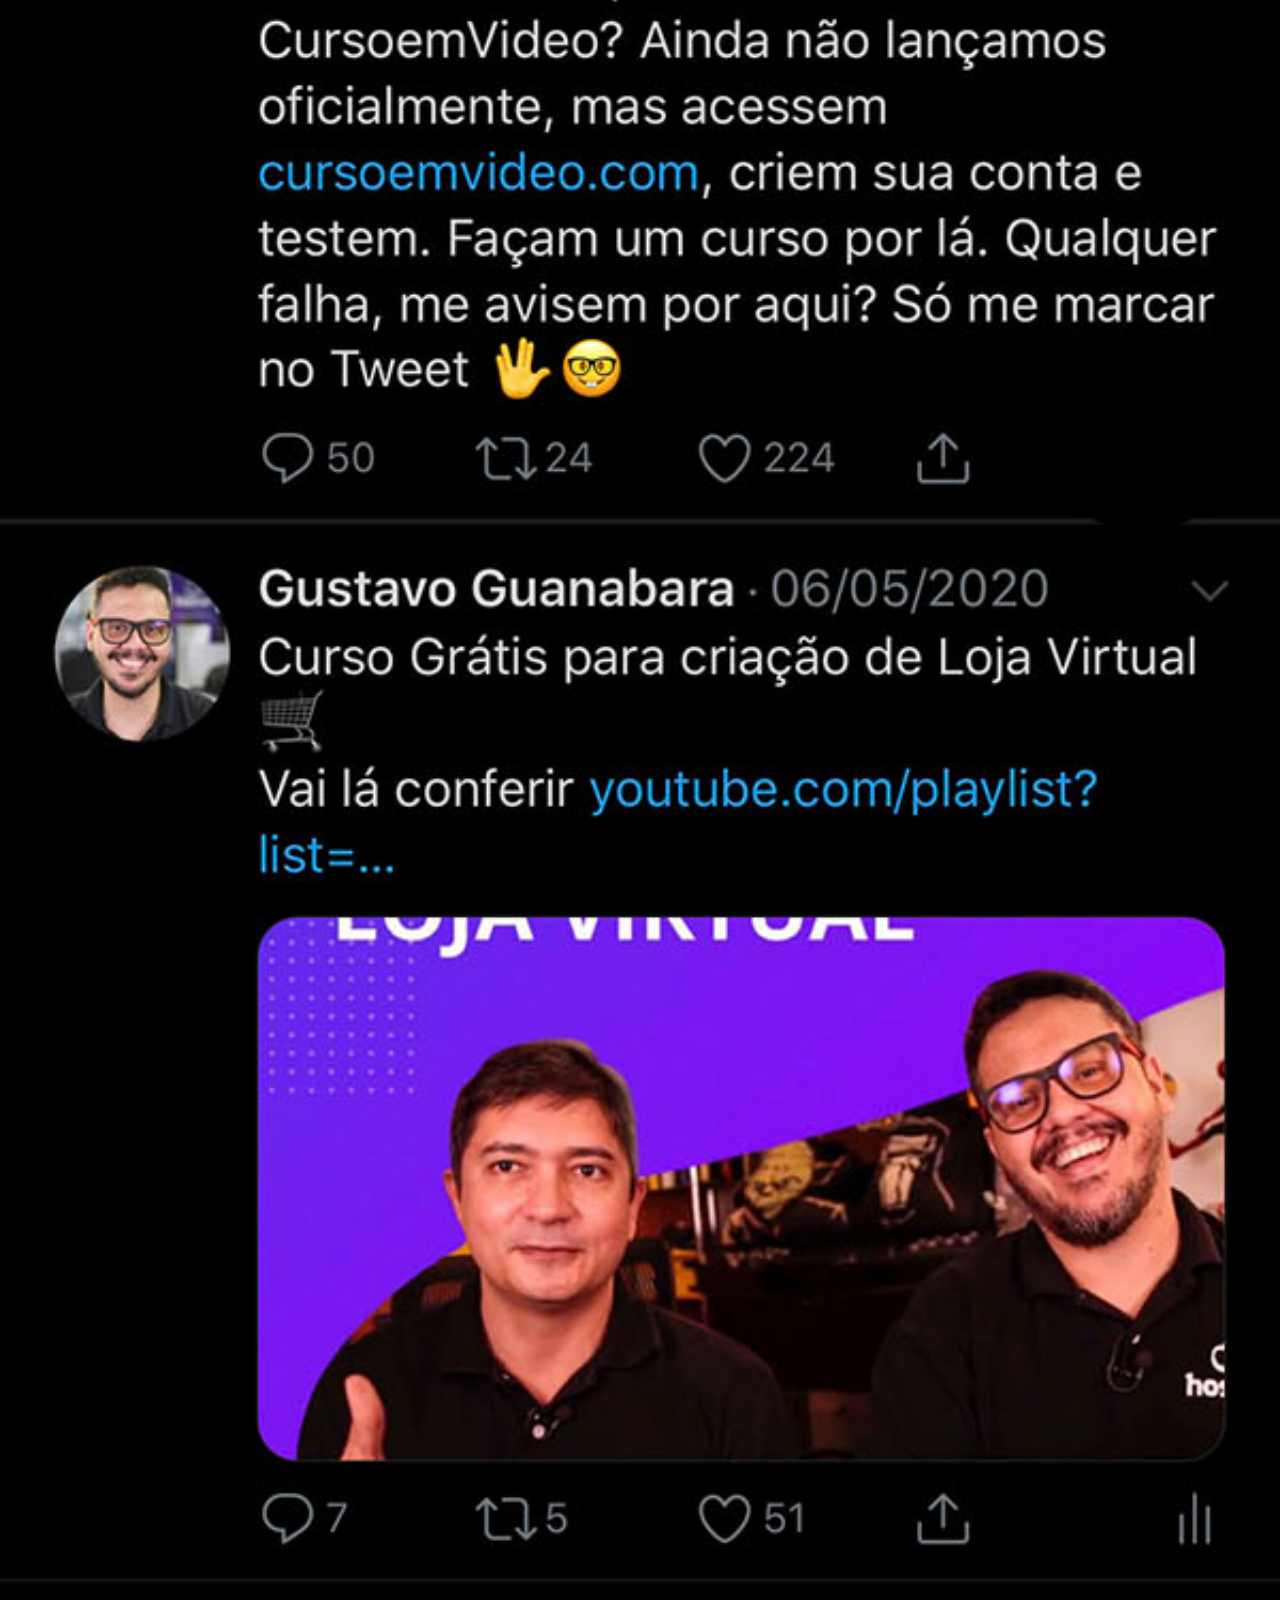
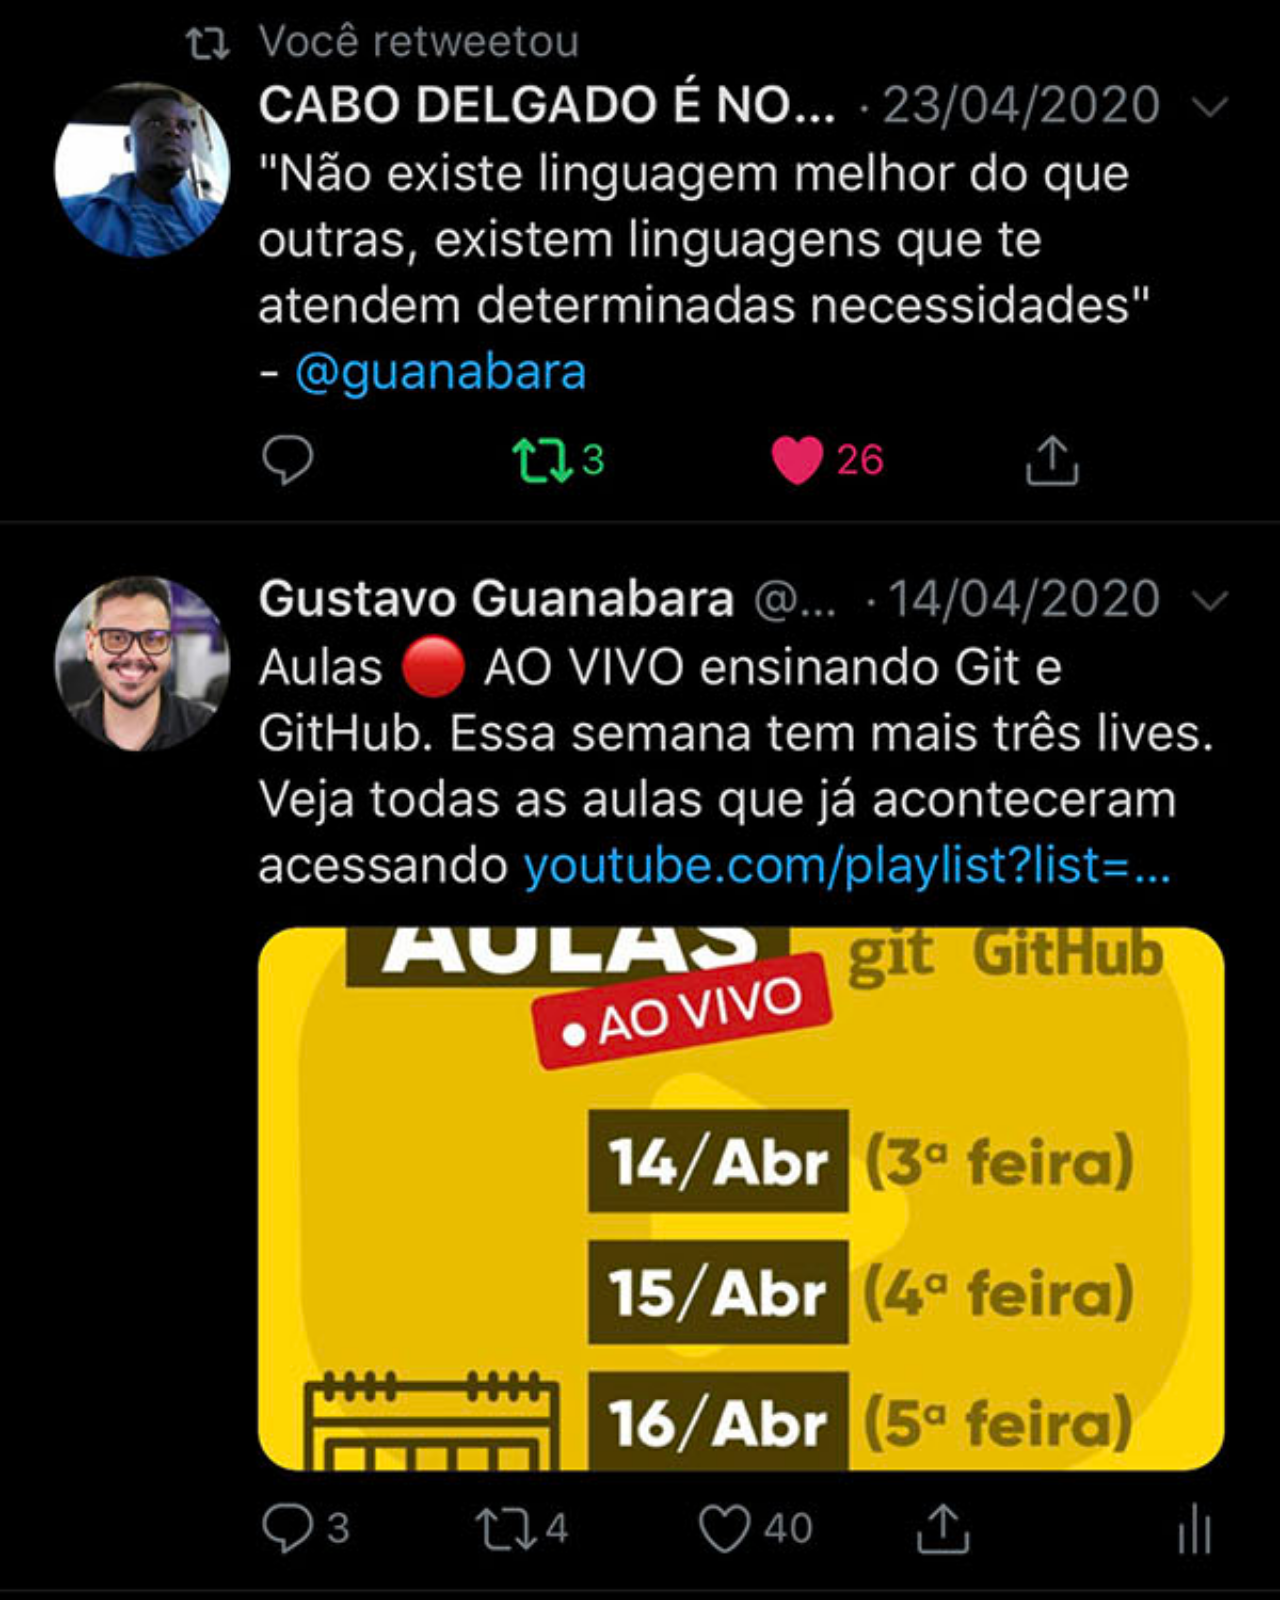
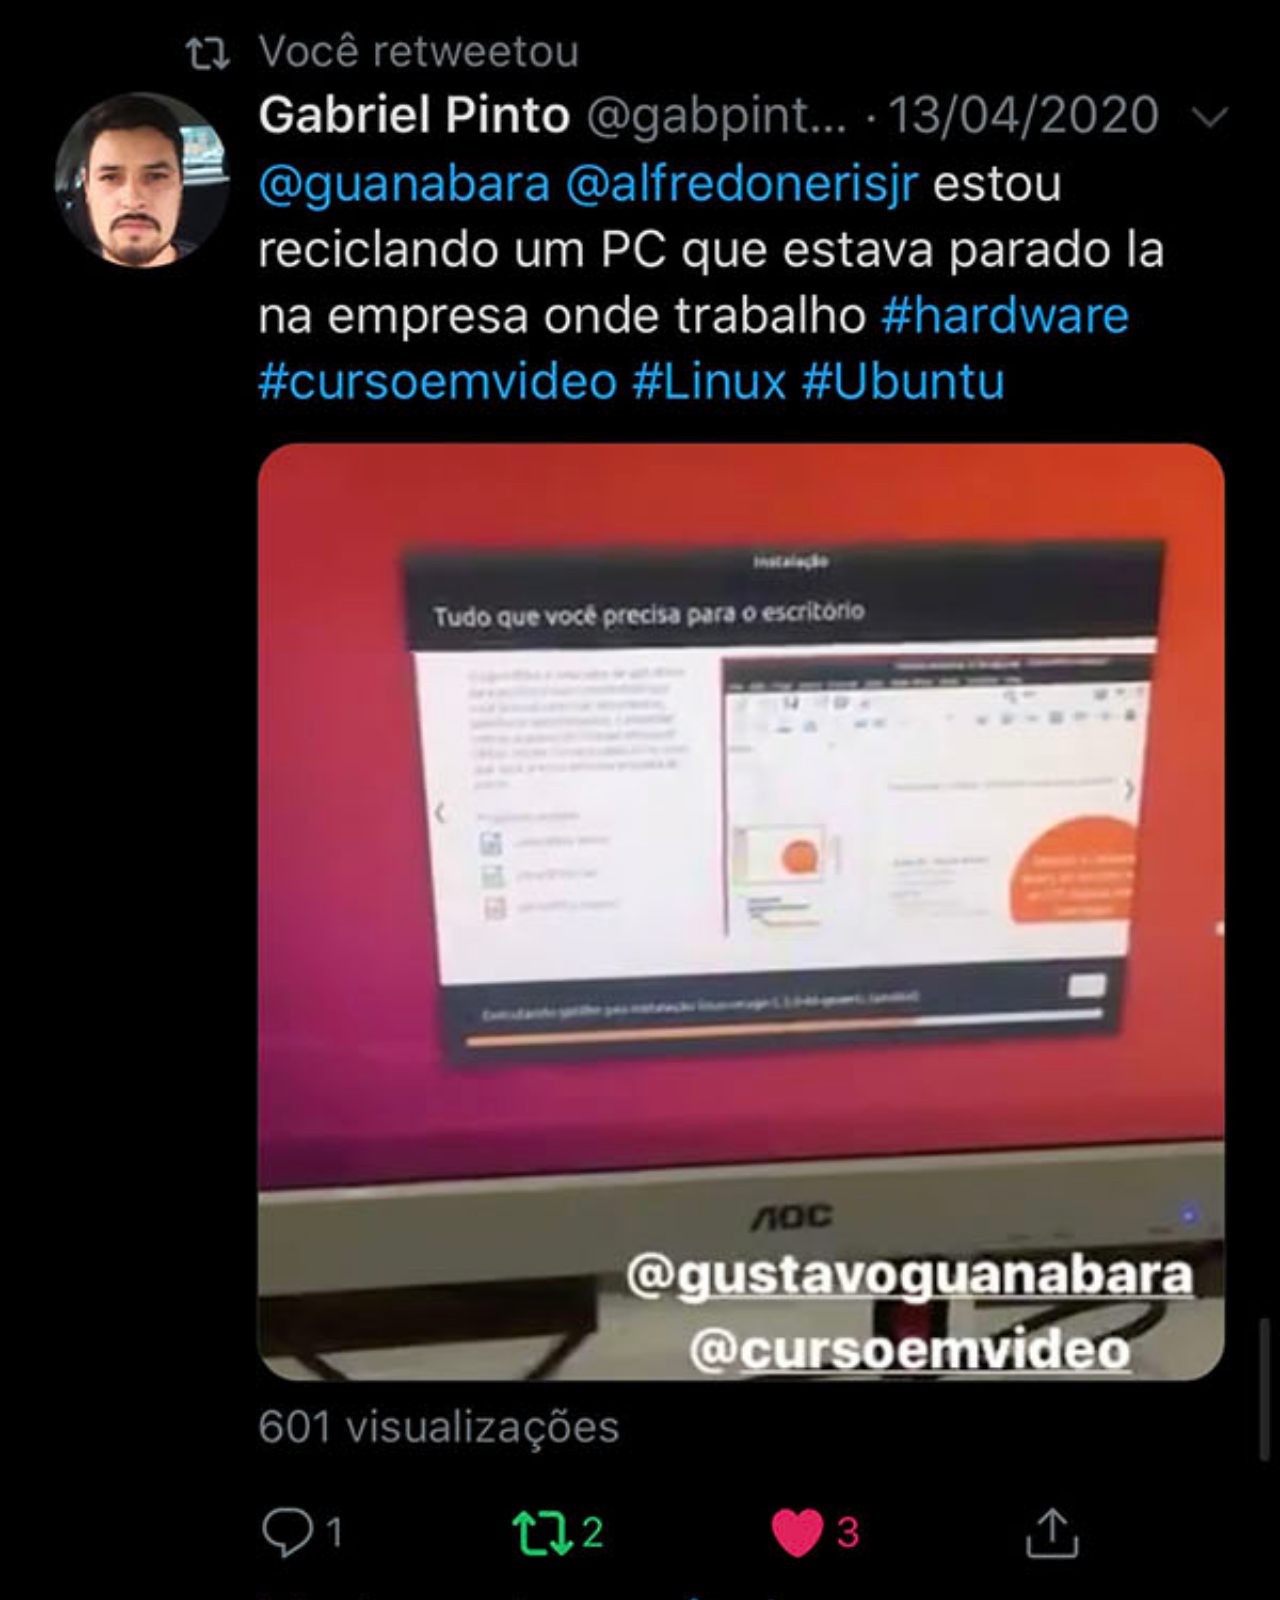
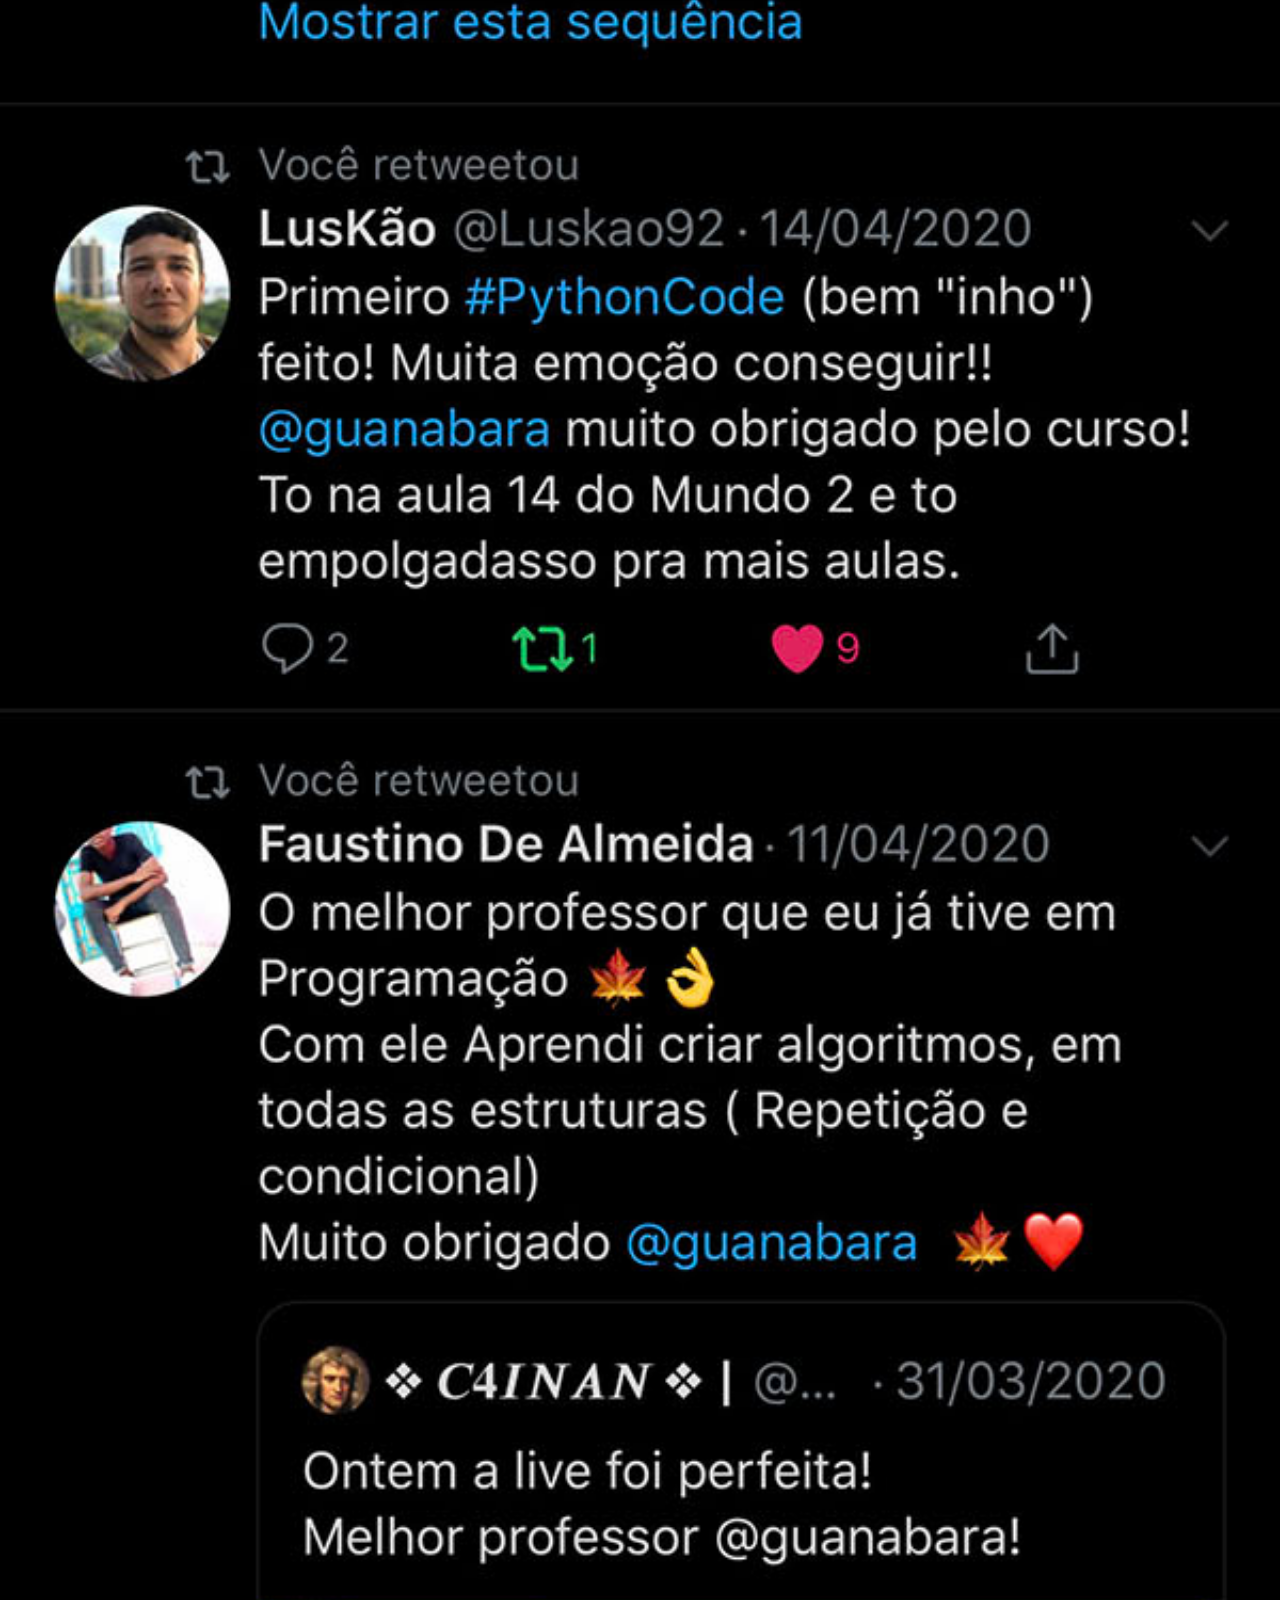
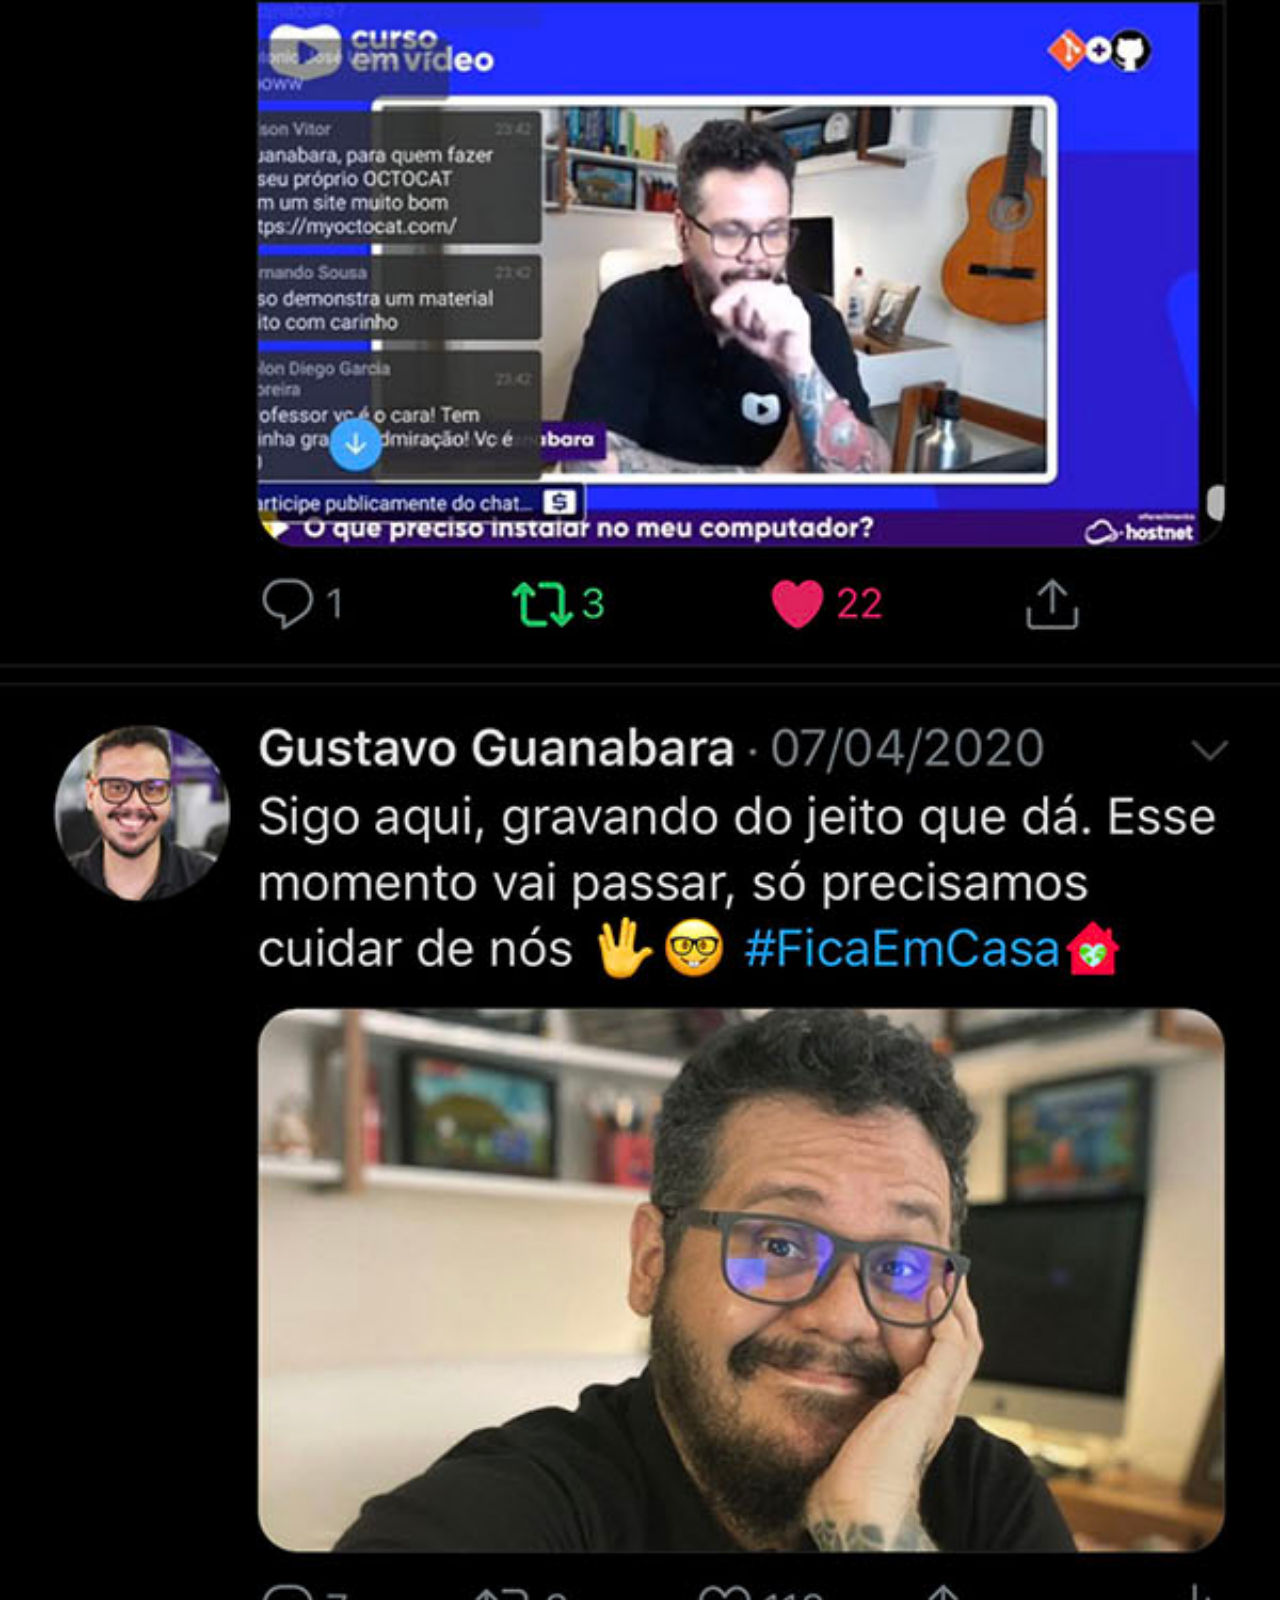
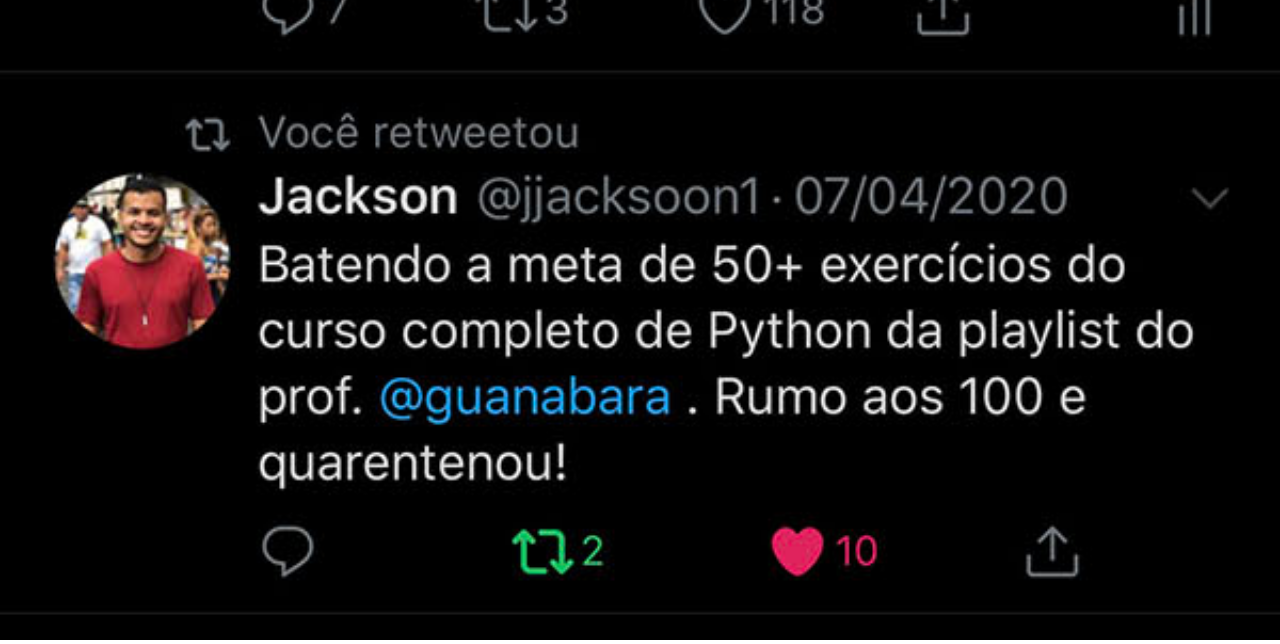
<file: paginas/twitter.html>
<!DOCTYPE html>
<html lang="en">
<head>
    <meta charset="UTF-8">
    <meta http-equiv="X-UA-Compatible" content="IE=edge">
    <meta name="viewport" content="width=device-width, initial-scale=1.0">
    <title>Document</title>
    <style>
        *{
            margin: 0;
            padding: 0;
        }

        ::-webkit-scrollbar {
            width: 0px;
            height: 0px;
        }

        img {
            width: 100vw;
        }
    </style>
</head>
<body>
    <a href="https://twitter.com/" target="_blank"><img src="../imagens/tela-twitter.jpg" alt=""></a>
</body>
</html>
</file>
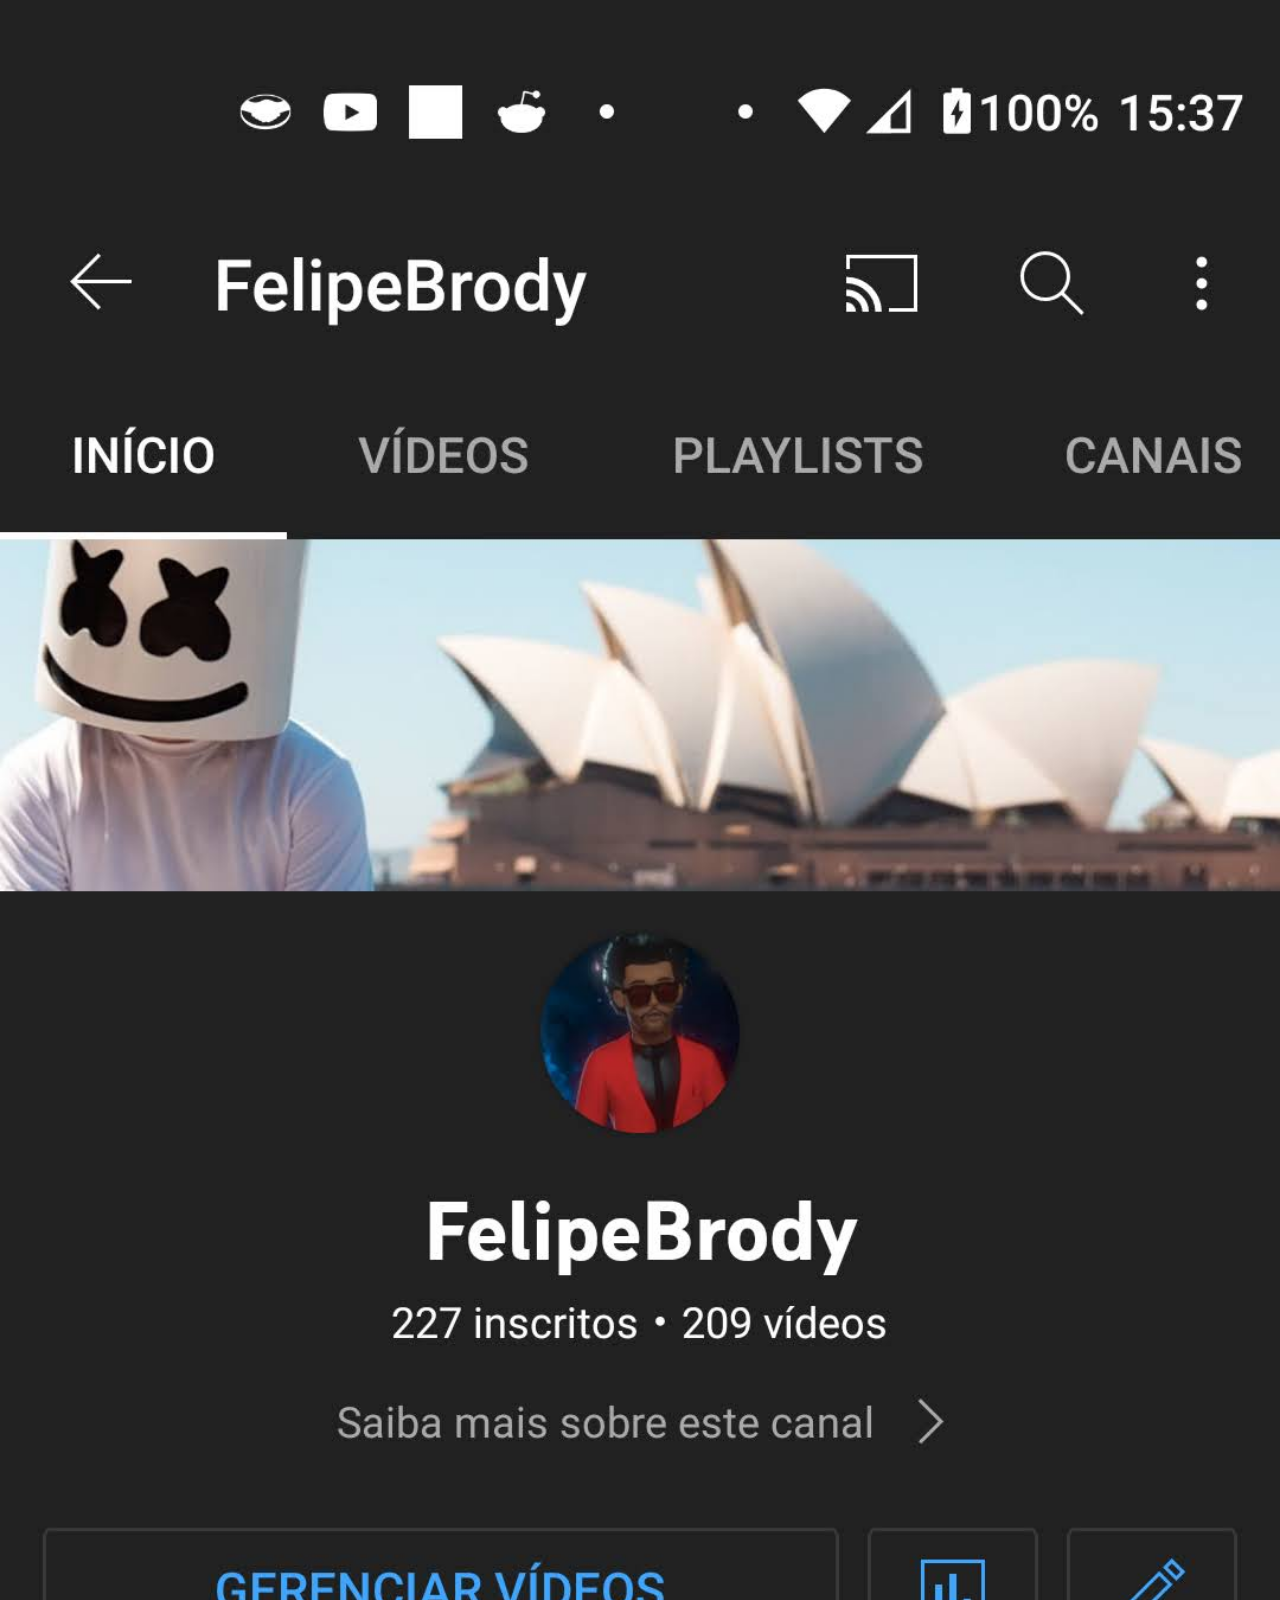
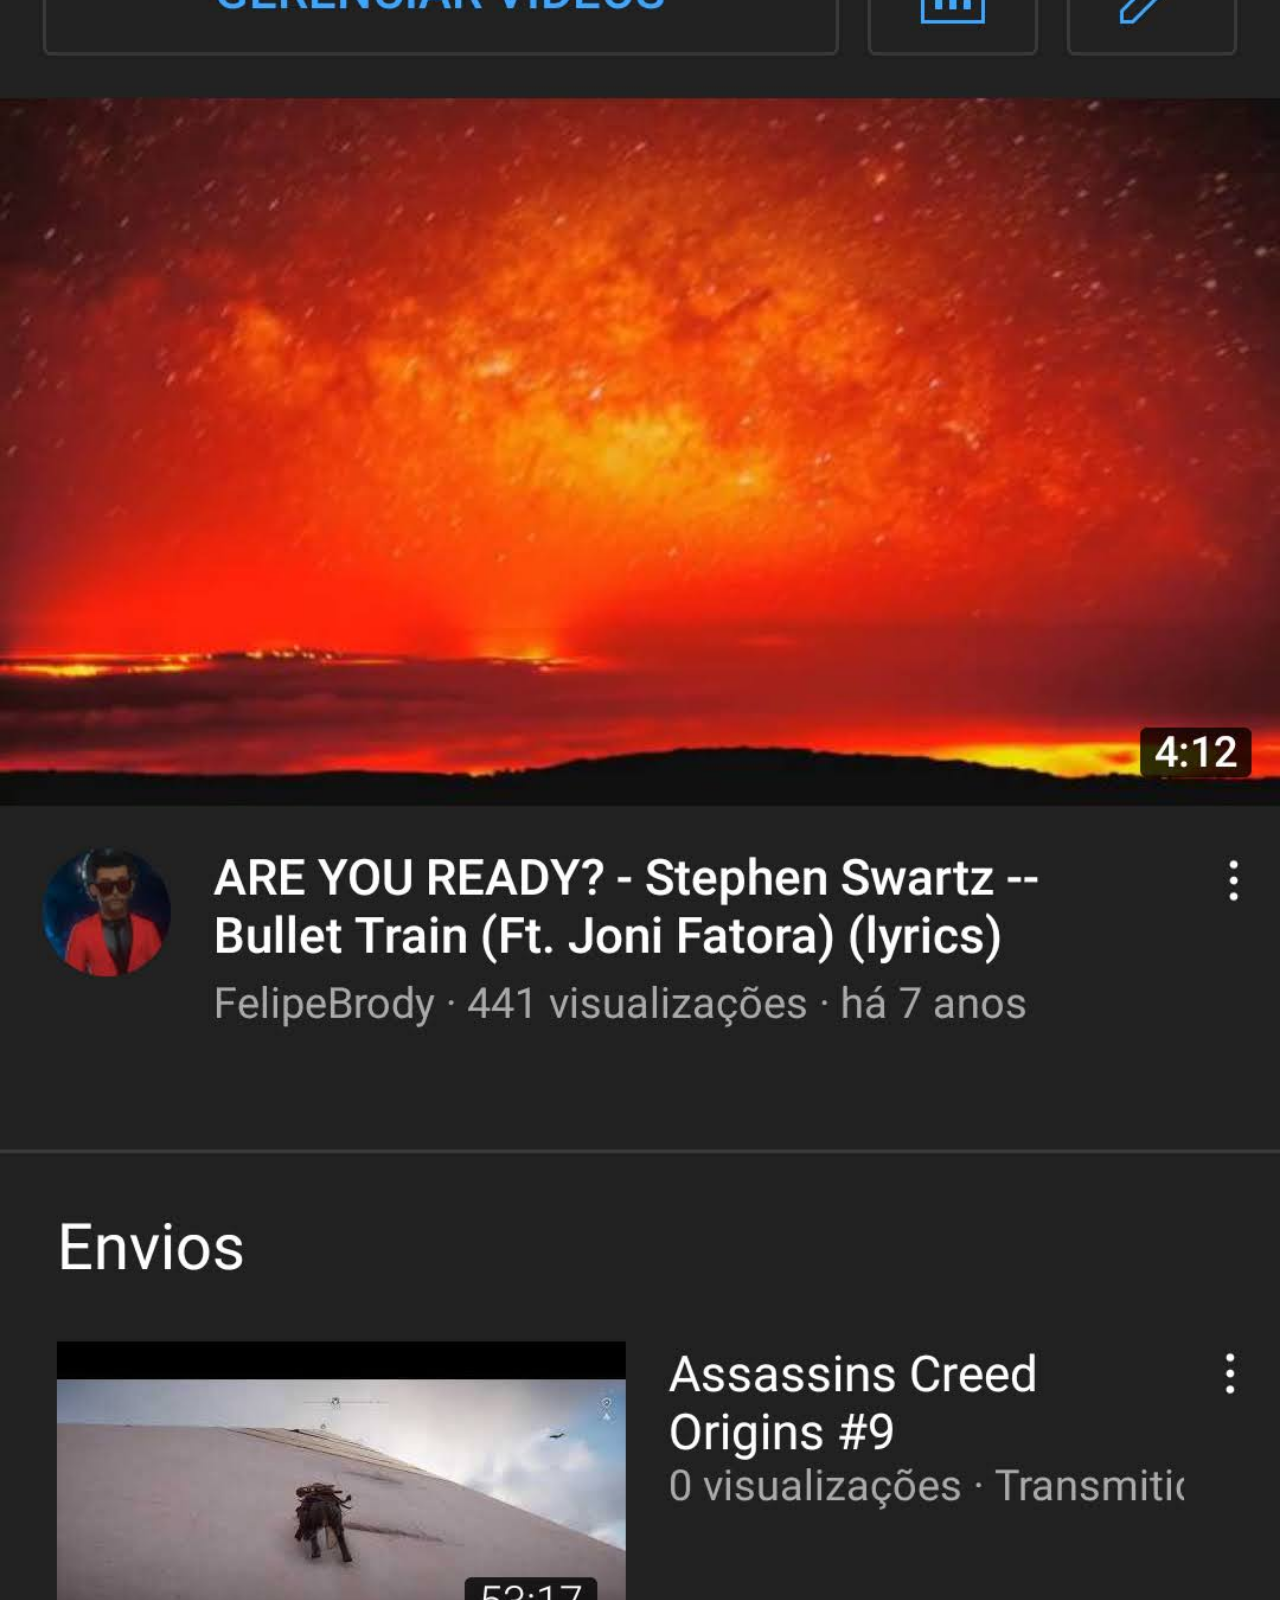
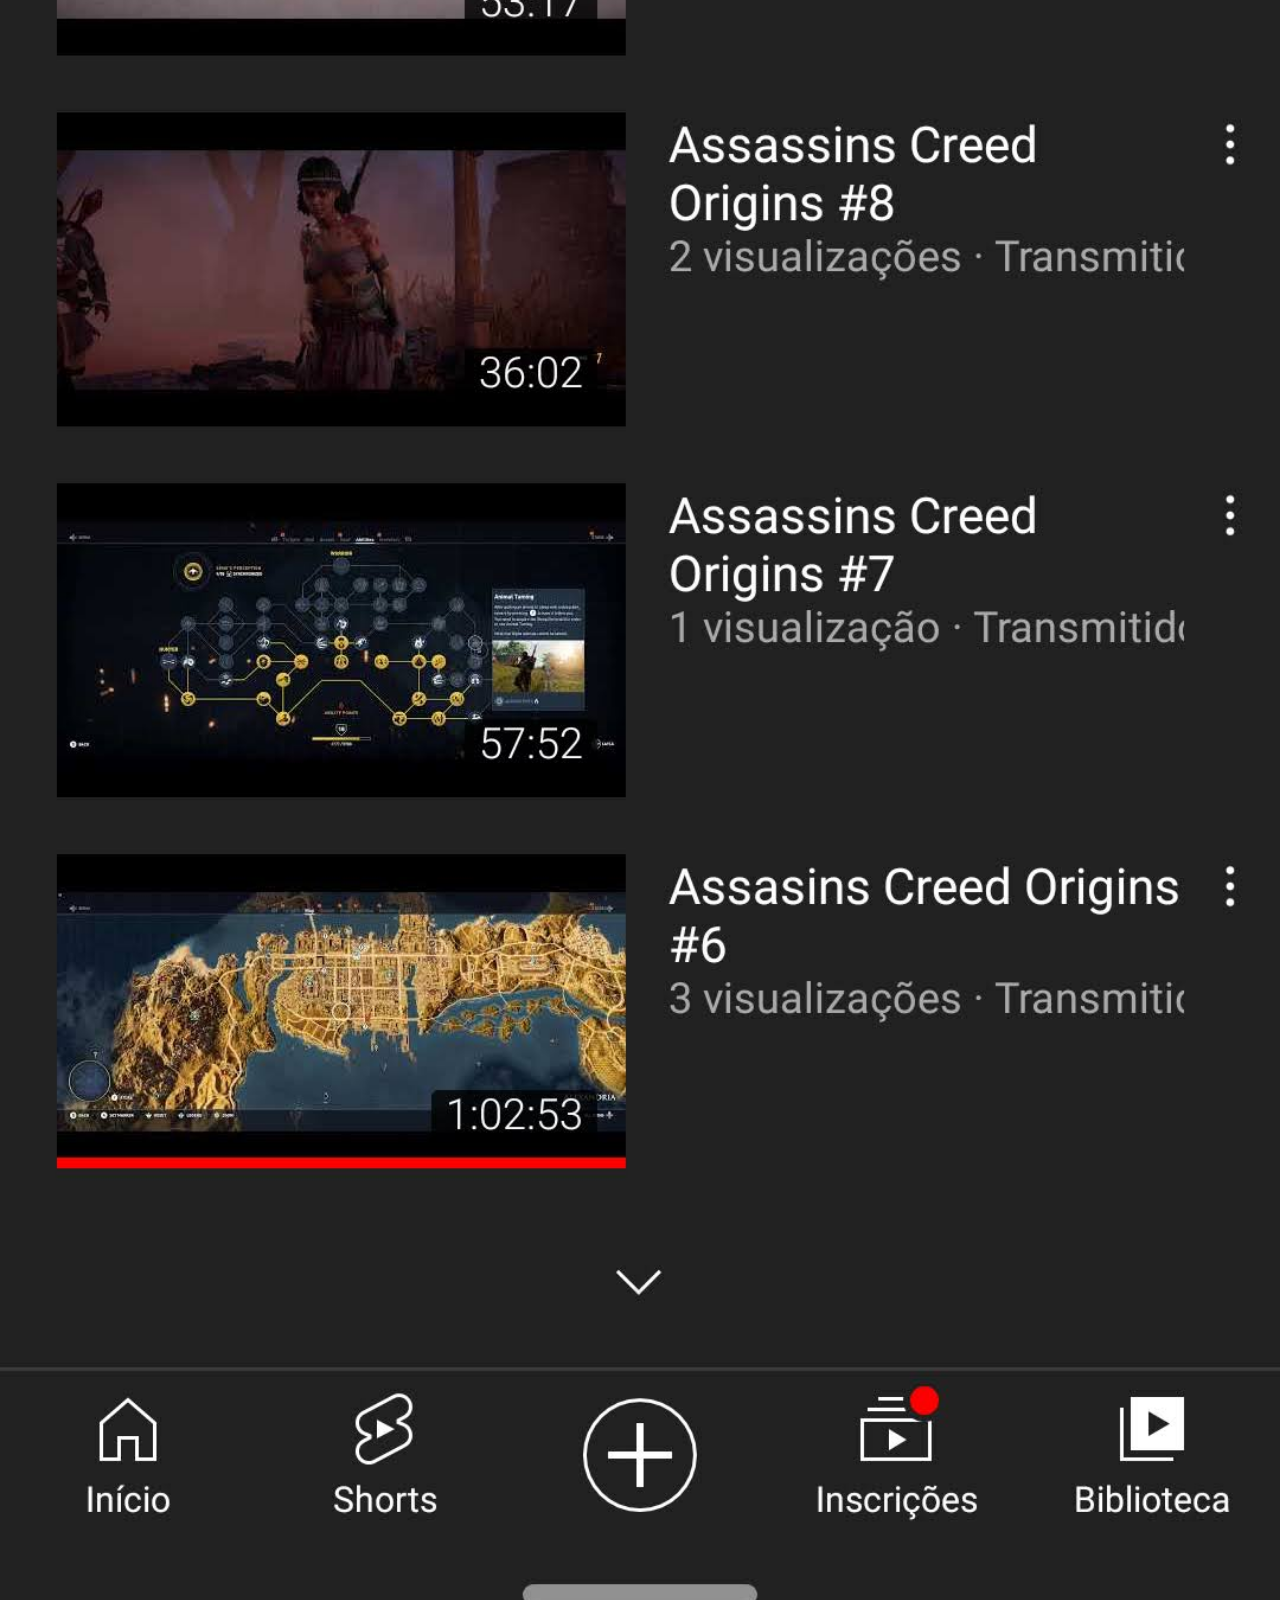
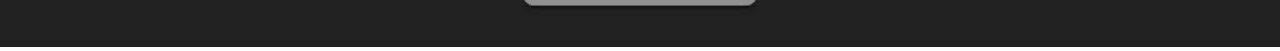
<file: paginas/youtube.html>
<!DOCTYPE html>
<html lang="en">
<head>
    <meta charset="UTF-8">
    <meta http-equiv="X-UA-Compatible" content="IE=edge">
    <meta name="viewport" content="width=device-width, initial-scale=1.0">
    <title>Document</title>
    <style>
        *{
            margin: 0;
            padding: 0;
        }

        ::-webkit-scrollbar {
            width: 0px;
            height: 0px;
        }

        img {
            width: 100vw;
        }
    </style>
</head>
<body>
    <a href="https://www.youtube.com/channel/UChXG8W_fUDtwQr_V2HRRmrA" target="_blank"><img src="../imagens/tela-youtube-me.jpg" alt=""></a>
</body>
</html>
</file>
<file: styles/styles.css>
@charset "UTF-8";

* {
    margin: 0;
    padding: 0;
    font-family: Arial, Helvetica, sans-serif;
}

iframe#tela::-webkit-scrollbar {
    width: 0px;
    height: 0px;
}

html, body {
    height: 100vh;
    width: 100vw;
    background-color: black;
}

body {
    background: url('../imagens/fundo-madeira.jpg') no-repeat top center;
    background-size: cover;
    background-attachment: fixed;

  
}

main {
    height: 100vh;
    position: relative;
   
}

section#telefone {
    position: absolute;
    top: 50%;
    left: 50%;
    transform: translate(-50%, -50%);
    height: 627px;
    width: 311px;
    
    background: url('../imagens/frame-iphone.png');
    background-repeat: no-repeat;
}

iframe#tela{
    position: relative;
    top: 80px;
    left: 23px;
    width: 269px;
    height: 471px;
}

section#redes-sociais {
    text-align: right;
    margin-right: 20px;
    display: flex;
    justify-content: end;
    flex-direction: column;
}

section#redes-sociais img {
    width: 50px;
    border-radius: 50%;
    box-sizing: border-box;
    margin: 10px;
    box-shadow: 2px 3px 3px rgba(0, 0, 0, 0.548);
    
}

section#redes-sociais img:hover {
    border: 2px solid rgba(255, 255, 255, 0.555);
    transform: translate(-3px , -3px);
    box-shadow: 5px 5px 10px rgba(0, 0, 0, 0.562);
    transition: transform .4s;
}
</file>
